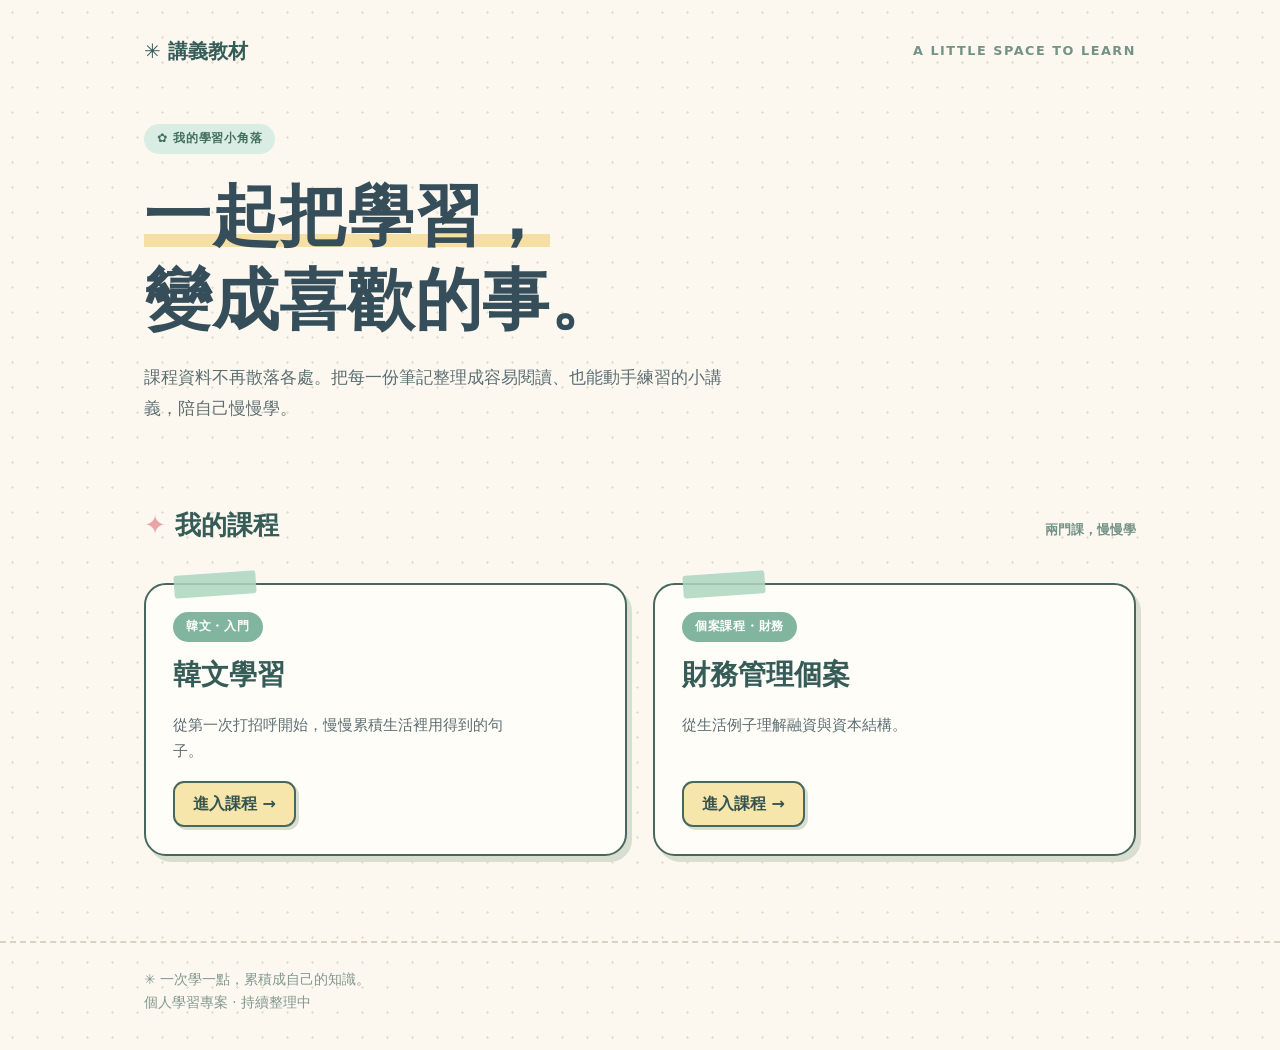
<file: index.html>
<!doctype html><html lang="zh-Hant"><head><meta charset="utf-8"><meta name="viewport" content="width=device-width,initial-scale=1"><title>講義教材</title><link rel="stylesheet" href="assets/style.css"></head><body><header><nav class="wrap"><a href="./index.html">✳ 講義教材</a><span class="small">A LITTLE SPACE TO LEARN</span></nav></header><main class="wrap"><div class="hero"><div class="eyebrow">✿  我的學習小角落</div><h1>一起把學習，<br>變成喜歡的事。</h1><p class="lead">課程資料不再散落各處。把每一份筆記整理成容易閱讀、也能動手練習的小講義，陪自己慢慢學。</p></div><section class="section"><div class="section-head"><h2>我的課程</h2><span class="small">兩門課，慢慢學</span></div><div class="grid"><article class="card course"><span class="eyebrow">韓文・入門</span><h2>韓文學習</h2><p>從第一次打招呼開始，慢慢累積生活裡用得到的句子。</p><a href="courses/korean/index.html">進入課程 →</a></article><article class="card course"><span class="eyebrow">個案課程・財務</span><h2>財務管理個案</h2><p>從生活例子理解融資與資本結構。</p><a href="courses/finance/index.html">進入課程 →</a></article></div></section></main><footer><div class="wrap">✳ 一次學一點，累積成自己的知識。<br>個人學習專案 · 持續整理中</div></footer></body></html>
</file>
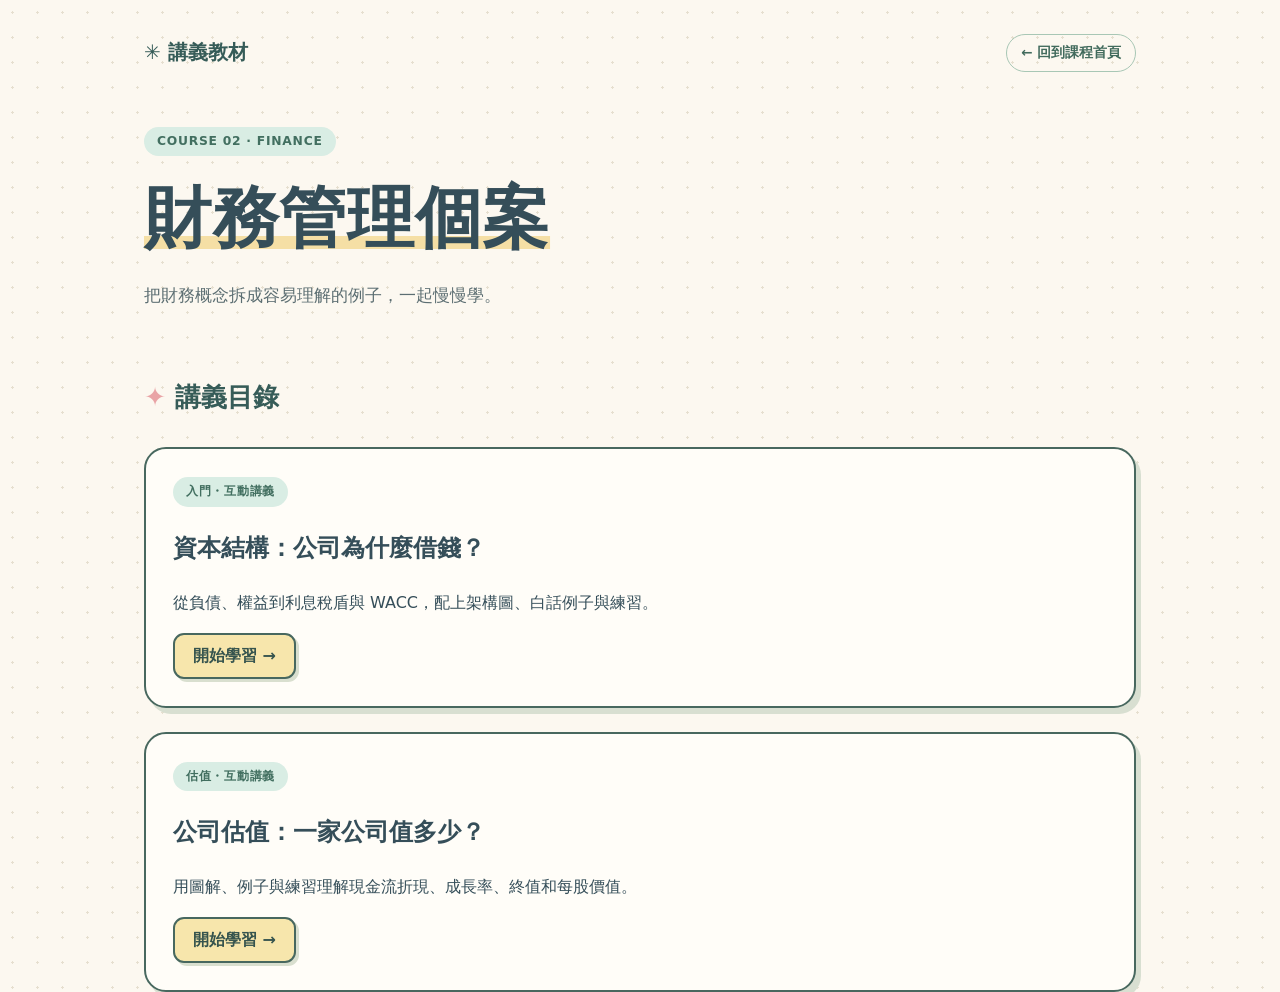
<file: courses/finance/index.html>
<!doctype html><html lang="zh-Hant"><head><meta charset="utf-8"><meta name="viewport" content="width=device-width,initial-scale=1"><title>財務管理個案｜講義教材</title><link rel="stylesheet" href="../../assets/style.css"></head><body><header><nav class="wrap"><a href="../../index.html">✳ 講義教材</a><a class="back-home" href="../../index.html">← 回到課程首頁</a></nav></header><main class="wrap"><div class="hero"><span class="eyebrow">COURSE 02 · FINANCE</span><h1>財務管理個案</h1><p class="lead">把財務概念拆成容易理解的例子，一起慢慢學。</p></div><div class="section-head"><h2>講義目錄</h2></div><article class="card"><span class="eyebrow">入門・互動講義</span><h2>資本結構：公司為什麼借錢？</h2><p>從負債、權益到利息稅盾與 WACC，配上架構圖、白話例子與練習。</p><a class="action" href="capital-structure/slides/index.html">開始學習 →</a></article><article class="card" style="margin-top:24px"><span class="eyebrow">估值・互動講義</span><h2>公司估值：一家公司值多少？</h2><p>用圖解、例子與練習理解現金流折現、成長率、終值和每股價值。</p><a class="action" href="valuation/index.html">開始學習 →</a></article></main></body></html>
</file>
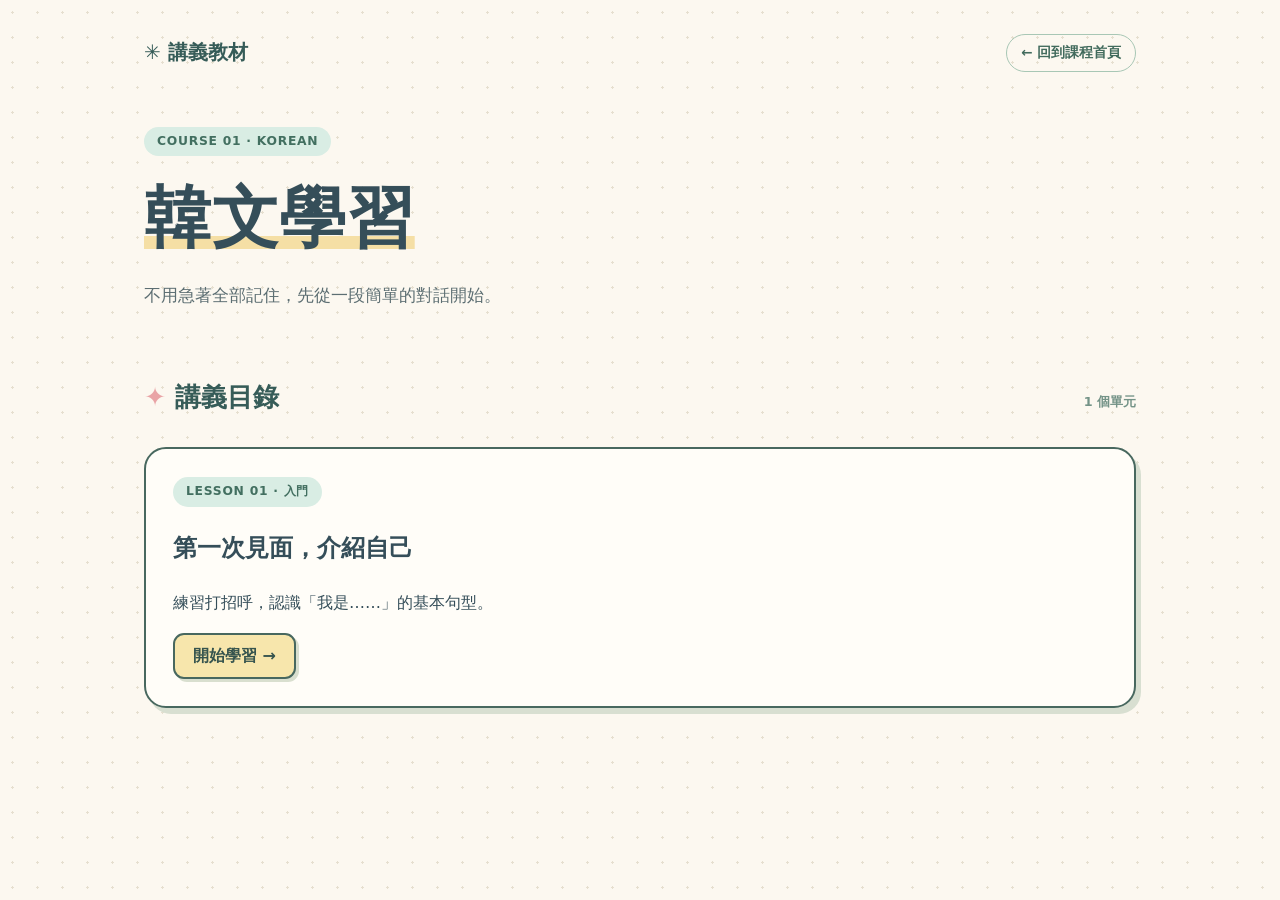
<file: courses/korean/index.html>
<!doctype html><html lang="zh-Hant"><head><meta charset="utf-8"><meta name="viewport" content="width=device-width,initial-scale=1"><title>韓文學習｜講義教材</title><link rel="stylesheet" href="../../assets/style.css"></head><body><header><nav class="wrap"><a href="../../index.html">✳ 講義教材</a><a class="back-home" href="../../index.html">← 回到課程首頁</a></nav></header><main class="wrap"><div class="hero"><div class="eyebrow">COURSE 01 · KOREAN</div><h1>韓文學習</h1><p class="lead">不用急著全部記住，先從一段簡單的對話開始。</p></div><div class="section-head"><h2>講義目錄</h2><span class="small">1 個單元</span></div><article class="card"><span class="eyebrow">LESSON 01 · 入門</span><h2>第一次見面，介紹自己</h2><p>練習打招呼，認識「我是……」的基本句型。</p><a class="action" href="introduction/index.html">開始學習 →</a></article></main></body></html>
</file>
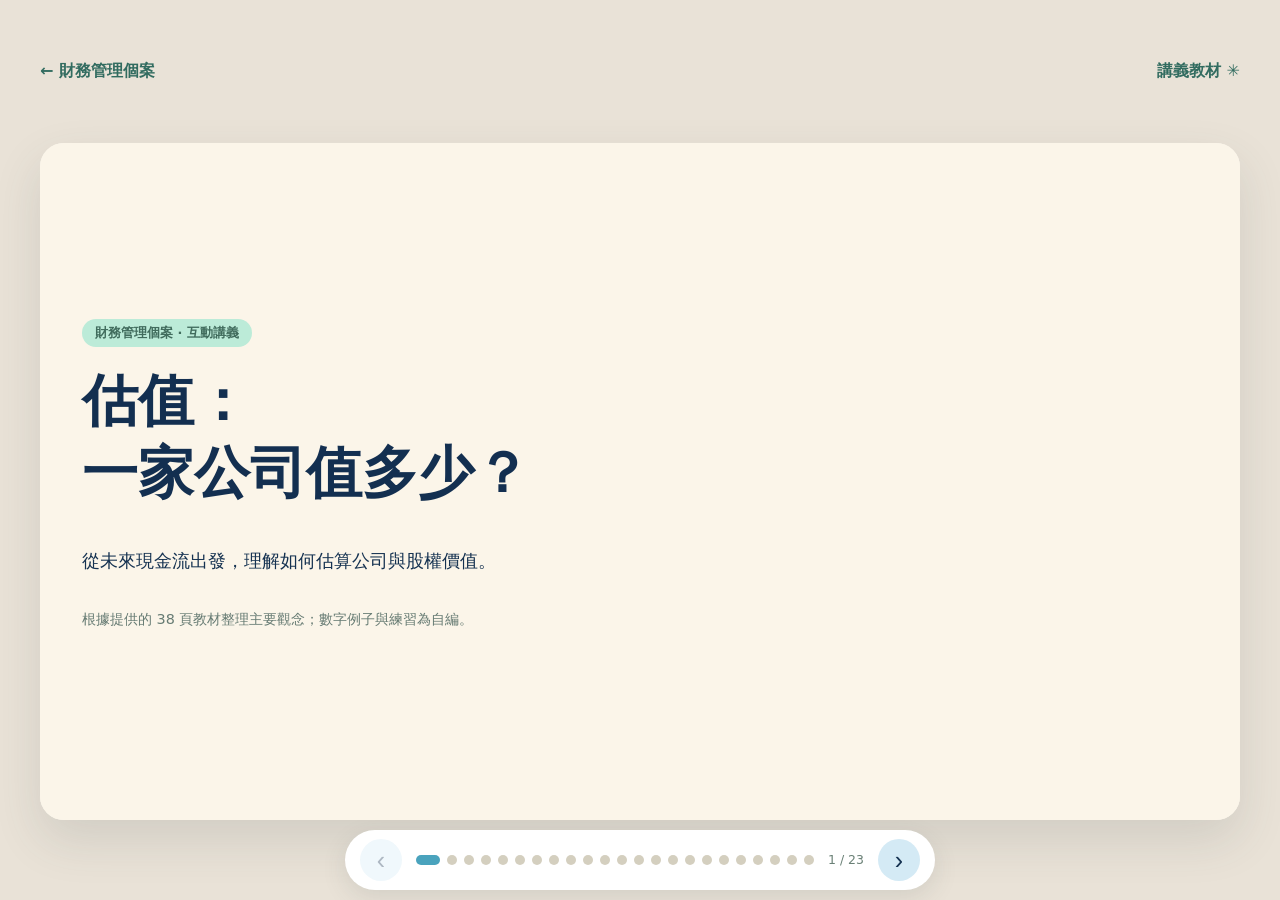
<file: courses/finance/valuation/index.html>
<!doctype html><html lang="zh-Hant"><head><meta charset="utf-8"><meta name="viewport" content="width=device-width,initial-scale=1"><title>公司估值｜講義教材</title><style>
:root{--ink:#344d56;--green:#4e7c6c;--pink:#f5d9cd;--yellow:#f9edc4;--paper:#fffdf8}*{box-sizing:border-box}html{scroll-behavior:smooth}body{margin:0;background:radial-gradient(circle,#e9e1d1 1px,transparent 1px) 0 0/24px 24px,#faf6ed;font:16px/1.8 system-ui,sans-serif;color:var(--ink)}a{color:#326c60}header,main,footer{max-width:1050px;margin:auto;padding:22px}header{display:flex;justify-content:space-between}header a{text-decoration:none;font-weight:800}h1,h2,h3{line-height:1.3}h1{font-size:clamp(2.4rem,6vw,4.2rem);margin:18px 0}h2{font-size:clamp(1.6rem,3vw,2.25rem);margin:10px 0 22px}.intro{padding:55px 0 45px;max-width:750px}.lead{font-size:1.15rem}.tag{display:inline-block;background:#dceee4;padding:4px 13px;border-radius:20px;color:#416c5d;font-size:.8rem;font-weight:800}.panel{background:var(--paper);border:2px solid #567369;border-radius:20px;padding:clamp(22px,4vw,38px);margin:25px 0 40px;box-shadow:5px 6px 0 #d9e0d3}.section-label{color:#739787;font-weight:800;font-size:.8rem;letter-spacing:.08em}.grid{display:grid;grid-template-columns:repeat(2,minmax(0,1fr));gap:16px}.box{padding:20px;border-radius:15px;background:#eaf3e7}.box.peach{background:#fbebdf}.box h3{margin:0 0 8px}.box p{margin:6px 0}.map-root{background:#527f70;color:white;text-align:center;border-radius:14px;padding:12px;font-weight:bold;max-width:300px;margin:auto}.map-grid{display:grid;grid-template-columns:repeat(3,1fr);gap:14px;margin-top:22px}.map-node{background:#f9f3e3;border:2px solid #d8ddc9;border-radius:14px;padding:16px}.map-node strong{display:block;color:#416f60}.formula{font-size:1.2rem;font-weight:800;background:#fff0cb;border-radius:14px;padding:18px;margin:18px 0}.hint{font-size:.9rem;color:#667b73}.source{font-size:.8rem;color:#74877e}.quiz{background:#f9f2e2;padding:20px;border-radius:15px;margin:15px 0}.option{display:block;width:100%;padding:11px 14px;text-align:left;background:white;border:1px solid #c8d8ca;border-radius:10px;margin:8px 0;font:inherit;cursor:pointer}.option:hover{background:#e6f1e6}.feedback{font-weight:700;color:#386d5e;min-height:1.8em}details{background:#eef4ea;border-radius:12px;padding:12px 16px;margin:12px 0}summary{cursor:pointer;font-weight:800}input[type=range]{width:100%;accent-color:#527e6d}.bar{display:flex;height:30px;overflow:hidden;border-radius:20px;background:#eac5ac}.bar span{display:block;background:#85b69a;width:40%}.values{display:flex;justify-content:space-between;font-weight:800}.toc{display:flex;gap:10px;flex-wrap:wrap}.toc a{border:1px solid #9cbcad;padding:5px 12px;border-radius:18px;text-decoration:none;font-size:.9rem}.table-wrap{overflow-x:auto}table{border-collapse:collapse;width:100%;min-width:450px}td,th{border-bottom:1px solid #dce5d8;text-align:left;padding:9px}button:focus-visible,a:focus-visible,input:focus-visible,summary:focus-visible{outline:3px solid #b0763a;outline-offset:3px}@media(max-width:650px){.grid,.map-grid{grid-template-columns:1fr}.intro{padding-top:25px}.panel{padding:22px}header,main,footer{padding-left:18px;padding-right:18px}}
.diagram-wrap{overflow-x:auto}.diagram-wrap svg{display:block;width:100%;min-width:700px;height:auto}.horizontal-guide{font-size:.9rem;color:#5b766b;font-weight:700}.track{display:flex;gap:24px;overflow-x:auto;scroll-snap-type:x proximity;align-items:flex-start;padding:10px 24px 35px;overscroll-behavior-inline:contain;scrollbar-color:#84aa98 #e2e8dc}.track>.intro,.track>.panel{flex:0 0 min(86vw,900px);scroll-snap-align:start;margin:0;min-height:calc(100vh - 140px)}.track>.intro{padding:70px 35px}.panel{height:auto}.horizontal-nav{display:flex;align-items:center;gap:12px;max-width:1050px;margin:auto;padding:0 22px 12px}.horizontal-nav button{background:#f7e6ac;border:2px solid #567369;border-radius:10px;padding:7px 16px;color:var(--ink);font:inherit;font-weight:800;cursor:pointer}.horizontal-nav span{font-size:.85rem;color:#657a71}@media(max-width:650px){.track{gap:14px;padding:8px 18px 28px}.track>.intro,.track>.panel{flex-basis:90vw;min-height:0}.track>.intro{padding:40px 8px}.map-grid{grid-template-columns:1fr}}
.horizontal-nav{position:fixed;z-index:10;bottom:18px;left:50%;transform:translateX(-50%);width:max-content;max-width:calc(100vw - 32px);padding:8px 12px;background:rgba(255,253,248,.97);border:1px solid #c5d6c9;border-radius:18px;box-shadow:0 5px 20px #344d5622}.horizontal-nav button{min-width:52px}.horizontal-nav span{white-space:nowrap}.track{padding-bottom:105px}@media(max-width:650px){.horizontal-nav span{font-size:.75rem;white-space:normal;line-height:1.3}.horizontal-nav{bottom:10px}.track{padding-bottom:100px}}

/* A centered presentation canvas with navigation below */
body{background:#e9e1d5}header{max-width:min(1200px,94vw);padding:14px 0}main.track{width:min(1200px,94vw);height:min(67.5vw,calc(100dvh - 160px));min-height:430px;max-width:none;margin:0 auto;display:flex;gap:0;padding:0;border-radius:24px;overflow-x:auto;overflow-y:hidden;scroll-snap-type:x mandatory;box-shadow:0 20px 48px #42504c24;scrollbar-width:none;align-items:stretch;background:#fcf8f0}main.track::-webkit-scrollbar{display:none}main.track>.intro,main.track>.panel{position:relative;flex:0 0 100%;width:100%;height:100%;min-height:0;max-width:none;overflow-y:auto;scroll-snap-align:start;scroll-snap-stop:always;margin:0;padding:clamp(28px,5vw,64px);border:0;border-radius:0;box-shadow:none;background:radial-gradient(circle,#e9e1d1 1px,transparent 1.2px) 0 0/26px 26px,#fffaf1}main.track>.intro{display:flex;flex-direction:column;justify-content:center}main.track>.intro h1{max-width:790px}main.track>.intro .tag{align-self:flex-start}main.track>.panel h2{margin-top:12px}.deck-nav{display:flex;align-items:center;justify-content:center;gap:14px;background:#fff;border-radius:50px;padding:9px 15px;width:max-content;max-width:94vw;margin:14px auto;box-shadow:0 8px 25px #42504c20}.deck-nav>button{width:42px;height:42px;border:0;border-radius:50%;background:#dcefe6;color:#365d52;font-size:25px;cursor:pointer}.deck-nav>button:disabled{opacity:.35;cursor:default}.deck-dots{display:flex;align-items:center;gap:7px}.deck-dot{width:10px;height:10px;padding:0;border:0;border-radius:10px;background:#d4cfbf;cursor:pointer}.deck-dot.active{background:#78aa91;width:24px}#deck-count{font-size:.78rem;color:#6a8076;white-space:nowrap}footer{padding:6px 0 22px;max-width:min(1200px,94vw);font-size:.85rem}.diagram-wrap svg{min-width:620px}@media(max-width:650px){header{padding:12px 0;font-size:.85rem}main.track{height:calc(100dvh - 155px);min-height:360px}main.track>.intro,main.track>.panel{padding:26px 22px}.deck-nav{gap:8px;margin:10px auto}.deck-dots{gap:5px}.deck-dot{width:8px;height:8px}.deck-dot.active{width:16px}.deck-nav>button{width:36px;height:36px}.diagram-wrap svg{min-width:600px}footer{padding-bottom:10px}}

/* Fixed presentation frame: scale content to the viewport; no vertical canvas scrolling. */
main.track{height:min(52.875vw,calc(100dvh - 150px));min-height:0;aspect-ratio:16/9}main.track>.intro,main.track>.panel{overflow:hidden;padding:clamp(20px,3.3vw,42px);font-size:clamp(12px,1.28vw,16px);line-height:1.55}main.track>.intro h1{font-size:clamp(2rem,4.5vw,3.5rem)}main.track>.panel h2{font-size:clamp(1.3rem,2.5vw,2rem);margin:8px 0 14px}.panel p{margin:8px 0}.box{padding:clamp(10px,1.6vw,20px)}.quiz{margin:8px 0;padding:clamp(10px,1.4vw,18px)}.option{margin:5px 0;padding:7px 12px}.diagram-wrap svg{min-width:0;width:100%;max-height:48vh}.formula{margin:10px 0;padding:10px 16px}.source{margin-top:8px}.practice-page .quiz{max-width:850px}.deck-dots{flex-wrap:wrap;justify-content:center}@media(max-width:650px){main.track{width:94vw;height:calc(100dvh - 155px);aspect-ratio:auto;min-height:0}main.track>.intro,main.track>.panel{font-size:clamp(11px,3vw,14px);padding:18px;line-height:1.4}.grid{grid-template-columns:repeat(2,minmax(0,1fr));gap:8px}.box{padding:10px}.box h3{font-size:1em}.diagram-wrap svg{min-width:0}.formula{font-size:1em}.option{padding:6px 8px}}

/* iPAS-inspired illustrated study cards */
body{color:#153251;background:#e9e2d7}main.track>.intro,main.track>.panel{background:#fbf5e9;color:#153251}main.track>.intro{position:relative;align-items:flex-start;padding-right:36%}main.track>.intro h1{color:#132f50}.hero-art{position:absolute;width:29%;right:5%;bottom:12%;height:auto}.section-label{display:inline-block;background:#153251;color:#d0eee4;padding:5px 14px;border-radius:8px;letter-spacing:.04em}.panel h2{color:#153251}.box{border:2px solid #173754;background:#e4f5ec}.box.peach{background:#e5f3fb}.box h3{background:#bcebd8;padding:6px 11px;border-radius:8px}.box.peach h3{background:#cfeafa}.formula{background:#ffe8a2;border:2px solid #173754;color:#153251}.quiz{border:2px solid #173754;background:#fff2cf}.option{border:1.5px solid #173754;color:#153251}.option:hover{background:#d6f0e3}.feedback{color:#087665}.map-root{background:#153251}.note,.tag{background:#bcebd8}.balance-art{float:right;width:min(23%,180px);height:auto;margin:0 0 5px 18px}.panel:has(.balance-art) .grid{clear:both}.panel:has(.balance-art) .balance-art{max-height:85px;width:auto}.source{color:#4c6575}.deck-nav>button{background:#d4eaf5;color:#153251}.deck-dot.active{background:#4aa3bd}@media(max-width:650px){main.track>.intro{padding-right:32%}.hero-art{width:32%;right:2%;bottom:15%}.balance-art{width:20%}}

/* Lock the entire presentation to the viewport. */
html,body{width:100%;height:100%;margin:0;overflow:hidden;overscroll-behavior:none}body{height:100dvh;display:flex;flex-direction:column;align-items:center}header{flex:0 0 auto;width:min(1200px,94vw)}main.track{flex:0 1 auto;min-height:0;max-height:calc(100dvh - 150px);width:min(1200px,94vw);overscroll-behavior:contain}main.track>.intro,main.track>.panel{overflow:hidden;overscroll-behavior:contain}.deck-nav{flex:0 0 auto;margin:10px auto}footer{flex:0 0 auto;width:min(1200px,94vw);margin:0 auto;padding:0 0 6px}.diagram-wrap{overflow:hidden}@media(max-width:650px){header{flex-shrink:0}main.track{height:calc(100dvh - 130px);max-height:calc(100dvh - 130px)}.deck-nav{margin:6px auto}footer{padding:0;font-size:.75rem}}

/* Review-card teaching structure */
.keyline{background:#bcebd8;color:#153251;border-radius:10px;padding:9px 16px;font-weight:800;margin:8px 0 12px}.decision,.mistake{border:2px solid #173754;border-radius:11px;padding:8px 14px;margin:8px 0;background:#e4f5ec}.mistake{background:#fff0c9}.study-card .grid .box p{margin:3px 0}.study-card .source{margin-top:5px}@media(max-width:650px){.study-card .keyline,.study-card .decision,.study-card .mistake{padding:6px 9px;margin:5px 0}.study-card .box h3{padding:4px 6px}}

/* Reserve space for the explanation on every question card. */
main.track>.practice-page{display:flex;flex-direction:column;align-items:stretch;gap:0;padding:clamp(16px,2.6vw,32px) clamp(22px,4vw,50px)}.practice-page>.section-label{align-self:flex-start}.practice-page>h2{margin:7px 0!important}.practice-page>p{margin:0 0 8px;font-size:.9em}.practice-page .quiz{width:100%;max-width:none;min-height:0;margin:0;padding:clamp(10px,1.3vw,16px);display:flex;flex-direction:column;gap:5px}.practice-page .quiz>b{display:block;line-height:1.35;margin-bottom:2px}.practice-page .option{margin:0;padding:6px 12px;line-height:1.3}.practice-page .feedback{margin:3px 0 0;padding:6px 10px;min-height:0;line-height:1.4;font-size:.9em}.practice-page .feedback:empty{display:none}.practice-page .feedback:not(:empty){background:#d9f0e4;border-radius:8px}.practice-page .option.correct{background:#d7efe0;border-color:#438a64}.practice-page .option.incorrect{background:#fae4df;border-color:#b7796c}@media(max-height:600px){main.track>.practice-page{padding:12px 22px;font-size:12px}.practice-page>h2{font-size:1.2rem!important;margin:3px 0!important}.practice-page>p{margin:0 0 4px}.practice-page .quiz{padding:7px;gap:3px}.practice-page .option{padding:4px 8px}.practice-page .feedback{padding:4px 7px;line-height:1.25}}
main.track>.intro,main.track>.panel{min-width:100%;max-width:100%;box-sizing:border-box}

.theory-extra{margin-top:clamp(12px,2vw,24px)}.theory-notes{display:grid;gap:8px}.theory-notes p{margin:0;padding:8px 13px;border-left:5px solid #a6d6c1;border-radius:8px;background:#eaf5ed;line-height:1.4}.theory-notes p:nth-child(2){border-color:#9bcfe5;background:#eaf5fa}.theory-notes p:nth-child(3){border-color:#f1ce70;background:#fff1cf}@media(max-height:650px){.theory-extra{margin-top:7px}.theory-notes{gap:4px}.theory-notes p{padding:4px 8px;line-height:1.25}}

.theory-columns{display:grid;grid-template-columns:1fr 1fr;gap:16px}.visual-card{background:#e4f5ec;border:2px solid #173754;border-radius:16px;padding:16px}.visual-card.alt{background:#e5f3fb}.visual-card h3{background:#bcebd8;margin:0 0 14px;padding:7px 12px;border-radius:8px}.visual-card.alt h3{background:#cfeafa}.visual-flow{display:flex;align-items:center;justify-content:space-between;gap:4px;text-align:center}.visual-flow span{background:#fffdf8;border:1.5px solid #86aa9e;border-radius:12px;padding:10px 5px;flex:1;font-weight:800;line-height:1.3}.visual-flow small{display:block;font-size:.72em;font-weight:400;margin-top:5px}.visual-flow>b{color:#528a78}.visual-flow em{display:block;color:#21856c;font-style:normal;font-size:1.25em}.visual-tip{font-size:.88em;margin:12px 0 0!important}.visual-warning{background:#fff0c9;border-left:5px solid #e7bd54;border-radius:9px;padding:10px 14px;margin:14px 0 5px}@media(max-height:650px){.visual-card{padding:8px}.visual-card h3{margin-bottom:6px;padding:4px}.visual-flow span{padding:5px 2px}.visual-tip{margin-top:5px!important}.visual-warning{margin:6px 0;padding:5px 8px}}@media(max-width:650px){.theory-columns{gap:7px}.visual-card{padding:7px}.visual-card h3{font-size:.95em}.visual-flow{gap:1px}.visual-flow span{padding:4px 2px;font-size:.8em}.visual-flow small{font-size:.85em}.visual-warning{font-size:.85em;padding:6px}}

/* Shared visual system across lesson pages */
main.track>.panel{background:#fbf5e9;color:#153251;padding:clamp(22px,3.3vw,42px);font-size:clamp(12px,1.28vw,16px);line-height:1.5}
main.track>.panel .section-label{display:inline-block;background:#153251;color:#d0eee4;border-radius:9px;padding:5px 14px;font-size:.8em;font-weight:800;letter-spacing:.04em}
main.track>.panel h2{color:#153251;font-size:clamp(1.35rem,2.5vw,2rem);margin:10px 0 16px}
main.track>.panel .box,main.track>.panel .visual-card{border:2px solid #173754;border-radius:15px;background:#e4f5ec;padding:clamp(10px,1.5vw,18px)}
main.track>.panel .box.peach,main.track>.panel .visual-card.alt{background:#e5f3fb}
main.track>.panel .box h3,main.track>.panel .visual-card h3{color:#153251;background:#bcebd8;border-radius:8px;padding:6px 10px;margin:0 0 8px;font-size:1.05em}
main.track>.panel .box.peach h3,main.track>.panel .visual-card.alt h3{background:#cfeafa}
main.track>.panel .formula,main.track>.panel .mistake,main.track>.panel .visual-warning{border:2px solid #173754;border-radius:10px;background:#fff0c9;padding:8px 14px;color:#153251}
main.track>.panel .decision,main.track>.panel .keyline{border-radius:10px;background:#bcebd8;color:#153251;padding:8px 14px}
main.track>.panel .source{color:#4c6575;font-size:.78em;margin-top:10px}
main.track>.practice-page{gap:0}main.track>.practice-page .quiz{background:#fff4d8;border:2px solid #173754;border-radius:15px;padding:clamp(10px,1.3vw,16px)}
@media(max-height:650px){main.track>.panel{padding:14px 24px;font-size:12px;line-height:1.35}main.track>.panel h2{margin:5px 0 8px}main.track>.panel .box,main.track>.panel .visual-card{padding:8px}main.track>.panel .box h3,main.track>.panel .visual-card h3{padding:4px 7px;margin-bottom:4px}main.track>.panel .formula,main.track>.panel .mistake,main.track>.panel .visual-warning,main.track>.panel .decision,main.track>.panel .keyline{padding:5px 8px}}


.calc-flow{display:grid;grid-template-columns:repeat(3,1fr);gap:10px;margin:16px 0}.calc-flow>div{background:#e4f5ec;border:2px solid #173754;border-radius:14px;padding:14px;line-height:1.5}.calc-flow>div:nth-child(2){background:#e5f3fb}.calc-flow>div:nth-child(3){background:#fff0c9}.enrich .grid{gap:10px}.enrich .box p{margin:4px 0}@media(max-height:650px){.calc-flow{margin:6px 0;gap:5px}.calc-flow>div{padding:6px;line-height:1.3}}@media(max-width:650px){.calc-flow{gap:4px}.calc-flow>div{padding:7px;font-size:.85em}}
#map .diagram-wrap svg{max-height:35vh}#funding .formula{margin:6px 0;padding:7px 12px}#funding .box{padding:10px 14px}

.valuation-card .decision{margin-top:15px}.valuation-card .box{min-height:130px}.valuation-card .source{margin-top:14px}.deck-dots{max-width:min(65vw,520px);overflow-x:auto;flex-wrap:nowrap}.deck-dot{flex:0 0 10px}.deck-dot.active{flex-basis:24px}@media(max-height:650px){.valuation-card .box{min-height:0}.valuation-card .decision{margin-top:5px}.valuation-card .source{margin-top:5px}}
</style></head><body><header><a href="../index.html">← 財務管理個案</a><a href="../../../index.html">講義教材 ✳</a></header><main class="track" id="track"><div class="intro"><span class="tag">財務管理個案 · 互動講義</span><h1>估值：<br>一家公司值多少？</h1><p class="lead">從未來現金流出發，理解如何估算公司與股權價值。</p><p class="hint">根據提供的 38 頁教材整理主要觀念；數字例子與練習為自編。</p></div><section class="panel"><span class="section-label">學習目標</span><h2>學完後，你能做到什麼？</h2><div class="grid"><div class="box"><h3>① 看懂估值路線</h3><p>區分內含價值、相對估值與選擇權觀點。</p></div><div class="box peach"><h3>② 配對現金流與折現率</h3><p>知道 FCFF 用 WACC、FCFE 用權益成本。</p></div><div class="box peach"><h3>③ 逐步計算價值</h3><p>理解成長、終值、折現與股權價值之間的關係。</p></div><div class="box"><h3>④ 檢查假設</h3><p>辨識成長率、折現率與淨負債的影響。</p></div></div><p class="source">依原教材 PDF 第 3–6、12、24、29 頁整理。</p></section><section class="panel"><span class="section-label">學習地圖</span><h2>估值怎麼走？</h2><div class="diagram-wrap"><svg viewBox="0 0 920 300" role="img" aria-labelledby="map-title map-desc" xmlns="http://www.w3.org/2000/svg"><title id="map-title">估值學習架構圖</title><desc id="map-desc">先決定估值方法；以現金流折現為例，依序預估現金流、折現率、成長及終值，最後轉成股權與每股價值。</desc><g fill="none" stroke="#85a99a" stroke-width="4"><path d="M160 145H235 M385 145H460 M610 145H685"/></g><g fill="#e4f5ec" stroke="#173754" stroke-width="3"><rect x="10" y="90" width="150" height="110" rx="18"/><rect x="235" y="90" width="150" height="110" rx="18"/><rect x="460" y="90" width="150" height="110" rx="18"/><rect x="685" y="90" width="220" height="110" rx="18"/></g><g text-anchor="middle" fill="#153251" font-size="19" font-weight="700"><text x="85" y="130">估現金流</text><text x="85" y="165">FCFF / FCFE</text><text x="310" y="130">選折現率</text><text x="310" y="165">WACC / 權益成本</text><text x="535" y="130">成長與終值</text><text x="535" y="165">明確期＋之後</text><text x="795" y="130">轉成股權價值</text><text x="795" y="165">再算每股價值</text></g></svg></div><p class="source">原教材 PDF 第 3–6、12、24、29 頁。</p></section><section class="panel valuation-card"><span class="section-label">01 · WHY</span><h2>價格與價值是同一回事嗎？</h2><div class="keyline">估值是根據假設估算價值；市場價格則是當下交易的價格。</div><div class="grid"><div class="box"><h3>白話說給你聽</h3><p>同一間公司，未來能產生多少現金、成長多快、風險多大，都會影響估值。</p></div><div class="box peach"><h3>例子</h3><p>兩位投資人對未來現金流或風險的看法不同，即使看同一家公司，也可能算出不同價值。</p></div></div><div class="decision">重點：估值不是精確預言；先看假設再看結果。</div><p class="source">原教材 PDF 第 3–4 頁；例子及說明為自行整理。</p></section><section class="panel valuation-card"><span class="section-label">02 · METHODS</span><h2>估值有三條路</h2><div class="keyline">先問：要從公司本身出發，還是與其他公司相比？</div><div class="grid"><div class="box"><h3>內含與相對估值</h3><p>內含價值：估計現金流、成長與風險；相對估值：參考可比較公司的價格倍數。</p></div><div class="box peach"><h3>選擇權觀點</h3><p>當資產收益取決於未來某個事件，可用選擇權概念評估；它不是一般 DCF 的替代口訣。</p></div></div><div class="decision">這份講義以現金流量折現為主，另外兩種方法只介紹概念。</div><p class="source">原教材 PDF 第 3 頁；例子及說明為自行整理。</p></section><section class="panel valuation-card"><span class="section-label">03 · DCF</span><h2>為什麼未來的錢要折現？</h2><div class="keyline">DCF：把不同時間收到的現金流，換算成今天的價值後加總。</div><div class="grid"><div class="box"><h3>白話說給你聽</h3><p>因為資金有時間價值與風險，明年拿到的錢不能直接當成今天同樣金額。</p></div><div class="box peach"><h3>自編例子</h3><p>假設一年後拿到 110 元、折現率 10%：今天的現值＝110 ÷ 1.10＝100 元。</p></div></div><div class="decision">先標時間點，再選與現金流風險一致的折現率。</div><p class="source">原教材 PDF 第 4、12 頁；例子及說明為自行整理。</p></section><section class="panel"><span class="section-label">動手試 · 折現</span><h2>折現率變了，現值怎麼變？</h2><div class="keyline">一年後現金流固定為 110 元，只改變折現率。</div><p>拖動滑桿，觀察同一筆未來現金的今日價值。</p><label for="rate">折現率：<strong id="rate-value">10%</strong></label><input id="rate" type="range" min="0" max="25" value="10" step="1"><div class="formula">現值 ＝ 110 ÷（1 ＋ 折現率）＝ <span id="pv">100.00</span> 元</div><p>在現金流與時間固定下，折現率越高，現值越低。這是單期示範，並非任何公司的真實估值。</p><p class="source">對照原教材 PDF 第 4、12 頁；互動數字為自編。</p></section><section class="panel valuation-card"><span class="section-label">04 · MATCH</span><h2>先配對：誰的現金流？</h2><div class="keyline">現金流給誰，就用該對象的必要報酬率折現。</div><div class="grid"><div class="box"><h3>股東路線</h3><p>FCFE 是可供股東的自由現金流；使用權益成本折現，得到股權價值。</p></div><div class="box peach"><h3>公司路線</h3><p>FCFF 是可供所有資金提供者的自由現金流；使用 WACC 折現，得到營運資產價值。</p></div></div><div class="decision">常見誤區：FCFF 配權益成本、或 FCFE 配 WACC，會混淆風險與對象。</div><p class="source">原教材 PDF 第 5–6、12 頁；例子及說明為自行整理。</p></section><section class="panel valuation-card"><span class="section-label">05 · CASH FLOW</span><h2>FCFF：營運留下多少現金？</h2><div class="keyline">FCFF＝EBIT ×（1－稅率）＋折舊攤銷－資本支出－營運資金增加。</div><div class="grid"><div class="box"><h3>逐步算一遍</h3><p>自編：EBIT 100、稅率 20%、折舊 10、資本支出 20、營運資金增加 5。</p></div><div class="box peach"><h3>結果代表什麼？</h3><p>稅後營業利益 80；FCFF＝80＋10－20－5＝65。這是債務支付前可供資金提供者的現金流。</p></div></div><div class="decision">稅率、再投資和營運資金的定義須與估值假設一致。</div><p class="source">原教材 PDF 第 6、11 頁；例子及說明為自行整理。</p></section><section class="panel valuation-card"><span class="section-label">05 · CASH FLOW</span><h2>原教材案例：先核對再使用</h2><div class="keyline">Disney 範例的列示金額與部分計算結果不一致，不宜直接照抄。</div><div class="grid"><div class="box"><h3>教材寫的金額</h3><p>PDF 第 11 頁列資本支出 5,239、折舊 2,192、營運資金增加 103；同頁列稅後營業利益約 6,920。</p></div><div class="box peach"><h3>需要核實之處</h3><p>5,239－2,192＝3,047，但原頁將淨資本支出寫成 3,629；後續 FCFF 3,188 也沿用該數字。</p></div></div><div class="decision">可能有教材未交代的調整；在釐清前，不把差額視為已證實的修正。</div><p class="source">原教材 PDF 第 11 頁；例子及說明為自行整理。</p></section><section class="panel valuation-card"><span class="section-label">05 · CASH FLOW</span><h2>FCFE：股東可取得多少現金？</h2><div class="keyline">FCFE 是滿足營運、再投資與債務相關現金流後，留給股東的現金流。</div><div class="grid"><div class="box"><h3>簡化關係式</h3><p>FCFE＝淨利＋折舊攤銷－資本支出－營運資金增加＋淨借款。淨借款＝新借款－償還本金。</p></div><div class="box peach"><h3>自編例子</h3><p>淨利 80＋折舊 10－資本支出 20－營運資金增加 5＋淨借款 5＝65。</p></div></div><div class="decision">FCFE 和 FCFF 的出發點不同，不可把還債或利息重複扣兩次。</div><p class="source">原教材 PDF 第 5、7、10 頁；例子及說明為自行整理。</p></section><section class="panel valuation-card"><span class="section-label">06 · RATE</span><h2>折現率不是隨便挑的</h2><div class="keyline">折現率反映資金提供者要求的報酬，必須與現金流風險及對象一致。</div><div class="grid"><div class="box"><h3>權益成本</h3><p>股東承擔剩餘風險，股東現金流（FCFE 或股利）用權益成本折現。</p></div><div class="box peach"><h3>WACC</h3><p>以市場價值比重加權各資金成本；公司自由現金流 FCFF 對應 WACC。</p></div></div><div class="decision">幣別、名目或實質口徑也要一致；不同年份的風險與成本可能改變。</div><p class="source">原教材 PDF 第 12–15 頁；例子及說明為自行整理。</p></section><section class="panel valuation-card"><span class="section-label">07 · GROWTH</span><h2>成長從哪裡來？</h2><div class="keyline">持續成長通常需要再投資；不能只提高成長率、卻忽略所需投入。</div><div class="grid"><div class="box"><h3>穩定條件下</h3><p>營業利益成長率可由再投資率 × 投入資本報酬率（ROC）估算。</p></div><div class="box peach"><h3>自編例子</h3><p>再投資率 40%、ROC 15%：預期成長率＝40% × 15%＝6%。這依賴報酬率與再投資假設持續成立。</p></div></div><div class="decision">公司處於轉型、利潤率改變時，可能需另外預測營收、利潤率與再投資。</div><p class="source">原教材 PDF 第 16、21–23 頁；例子及說明為自行整理。</p></section><section class="panel valuation-card"><span class="section-label">08 · TERMINAL</span><h2>終值：預測期之後怎麼辦？</h2><div class="keyline">終值把明確預測期後的現金流，用一個期末價值表示。</div><div class="grid"><div class="box"><h3>穩定成長模型</h3><p>終值（第 N 年末）＝第 N＋1 年現金流 ÷（折現率 r－穩定成長率 g）。須假設 r＞g。</p></div><div class="box peach"><h3>自編例子</h3><p>第 6 年 FCFF＝105、WACC＝10%、g＝3%：第 5 年末終值＝105 ÷ 0.07＝1,500。</p></div></div><div class="decision">1,500 是第 5 年末的價值，還要再折現 5 年才是今天的價值。</div><p class="source">原教材 PDF 第 24–25 頁；例子及說明為自行整理。</p></section><section class="panel valuation-card"><span class="section-label">08 · TERMINAL</span><h2>高成長不能無限延續</h2><div class="keyline">先預估較高成長期，再假設成長逐漸或一次降到穩定水準。</div><div class="grid"><div class="box"><h3>教材提出的路徑</h3><p>公司可能已進入穩定期，也可能經過高成長與過渡期，再進入穩定成長。</p></div><div class="box peach"><h3>判斷依據</h3><p>公司規模、市場空間與競爭優勢，都可能影響高成長能持續多久。</p></div></div><div class="decision">穩定成長率要合理，並與幣別、經濟條件及折現率假設一致。</div><p class="source">原教材 PDF 第 24–26、28 頁；例子及說明為自行整理。</p></section><section class="panel valuation-card"><span class="section-label">09 · EQUITY</span><h2>公司價值怎麼變成每股價值？</h2><div class="keyline">FCFF 折現通常先得到營運資產價值，不等於每股股價。</div><div class="grid"><div class="box"><h3>分三步</h3><p>營運資產價值＋非營運資產（如多餘現金）－債務與其他相關請求權＝股權價值。</p></div><div class="box peach"><h3>自編例子</h3><p>營運價值 1,000＋多餘現金 100－債務 300＝股權價值 800；若 100 股，則每股 8。</p></div></div><div class="decision">實務還須視情況處理交叉持股、少數權益及員工選擇權等；避免重複計入現金。</div><p class="source">原教材 PDF 第 29 頁；例子及說明為自行整理。</p></section><section class="panel valuation-card"><span class="section-label">10 · CASE</span><h2>如何讀懂教材中的歷史案例？</h2><div class="keyline">教材以 Tata Motors 的 FCFE 與 Disney 的 FCFF 示範不同路線。</div><div class="grid"><div class="box"><h3>Tata Motors</h3><p>教材以權益成本折現 FCFE，分別處理高成長期與穩定期，再換算每股價值。</p></div><div class="box peach"><h3>Disney</h3><p>教材使用 FCFF、WACC 與成長率，區分高成長、過渡與穩定階段。</p></div></div><div class="decision">教材案例為歷史時間點的假設，不能直接當成今日股價或投資建議。</div><p class="source">原教材 PDF 第 30–33 頁；例子及說明為自行整理。</p></section><section class="panel valuation-card"><span class="section-label">11 · CHECK</span><h2>估值前後，檢查哪些假設？</h2><div class="keyline">估值結果會隨現金流、成長、折現率與終值假設改變。</div><div class="grid"><div class="box"><h3>先看配對與範圍</h3><p>FCFF↔WACC；FCFE↔權益成本。確認名目／實質及幣別一致，避免重複加計現金。</p></div><div class="box peach"><h3>再看敏感度</h3><p>改變成長率與折現率，觀察估值如何變化；模型結果依賴假設，不是唯一正確價格。</p></div></div><div class="decision">本講義未完整重現原教材所有圖表及企業估值表；數據疑義處需回原教材確認。</div><p class="source">原教材 PDF 第 5–6、12、24、29 頁；例子及說明為自行整理。</p></section><section class="panel practice-page"><span class="section-label">練習 1 · 自編</span><h2>換你練習看看</h2><div class="quiz" data-answer="0" data-explain="110 ÷ 1.10＝100；折現是把未來金額換算為今天的價值。"><b>一年後收到 110 元，折現率 10%，今天的現值是多少？</b><button class="option" type="button">100 元</button><button class="option" type="button">110 元</button><button class="option" type="button">121 元</button><p class="feedback" role="status"></p></div><p class="source">對照原教材 PDF 第 4、12 頁。</p></section><section class="panel practice-page"><span class="section-label">練習 2 · 自編</span><h2>換你練習看看</h2><div class="quiz" data-answer="1" data-explain="FCFF 屬於所有資金提供者，因此搭配 WACC；FCFE 則搭配權益成本。"><b>估算公司自由現金流 FCFF，應搭配哪個折現率？</b><button class="option" type="button">權益成本</button><button class="option" type="button">加權平均資金成本 WACC</button><button class="option" type="button">股利成長率</button><p class="feedback" role="status"></p></div><p class="source">對照原教材 PDF 第 5–6、12 頁。</p></section><section class="panel practice-page"><span class="section-label">練習 3 · 自編</span><h2>換你練習看看</h2><div class="quiz" data-answer="0" data-explain="先算稅後 EBIT＝100×0.8＝80；再算 80＋10－20－5＝65。"><b>EBIT 100、稅率 20%、折舊 10、資本支出 20、營運資金增加 5，FCFF 為何？</b><button class="option" type="button">65</button><button class="option" type="button">75</button><button class="option" type="button">85</button><p class="feedback" role="status"></p></div><p class="source">對照原教材 PDF 第 6、11 頁。</p></section><section class="panel practice-page"><span class="section-label">練習 4 · 自編</span><h2>換你練習看看</h2><div class="quiz" data-answer="1" data-explain="終值＝105 ÷（0.10－0.03）＝1,500；這是第 5 年末數字，仍要折現回今天。"><b>第 6 年現金流 105、r＝10%、g＝3%，第 5 年末終值為何？</b><button class="option" type="button">1,050</button><button class="option" type="button">1,500</button><button class="option" type="button">105</button><p class="feedback" role="status"></p></div><p class="source">對照原教材 PDF 第 24 頁。</p></section><section class="panel practice-page"><span class="section-label">練習 5 · 自編</span><h2>換你練習看看</h2><div class="quiz" data-answer="0" data-explain="依假設：1,000＋100－300＝800；若有其他非營運資產或請求權，仍須另行調整。"><b>營運資產價值 1,000、多餘現金 100、債務 300，且無其他調整項，股權價值是多少？</b><button class="option" type="button">800</button><button class="option" type="button">1,000</button><button class="option" type="button">1,400</button><p class="feedback" role="status"></p></div><p class="source">對照原教材 PDF 第 29 頁。</p></section></main><nav class="deck-nav" aria-label="講義導覽"><button type="button" id="move-left" aria-label="上一個單元">‹</button><div class="deck-dots" id="deck-dots"></div><span id="deck-count" aria-live="polite"></span><button type="button" id="move-right" aria-label="下一個單元">›</button></nav><script>const track=document.querySelector('#track'),cards=[...track.children],dots=document.querySelector('#deck-dots'),count=document.querySelector('#deck-count');let current=0;cards.forEach((card,i)=>{const d=document.createElement('button');d.type='button';d.className='deck-dot';d.setAttribute('aria-label','前往第 '+(i+1)+' 個單元');d.addEventListener('click',()=>go(i));dots.append(d)});function render(){[...dots.children].forEach((d,i)=>{d.classList.toggle('active',i===current);if(i===current)d.setAttribute('aria-current','true');else d.removeAttribute('aria-current')});count.textContent=(current+1)+' / '+cards.length;document.querySelector('#move-left').disabled=current===0;document.querySelector('#move-right').disabled=current===cards.length-1}function go(i){current=Math.max(0,Math.min(cards.length-1,i));track.scrollTo({left:current*track.clientWidth,behavior:'instant'});render()}document.querySelector('#move-left').onclick=()=>go(current-1);document.querySelector('#move-right').onclick=()=>go(current+1);track.addEventListener('scroll',()=>{const n=Math.max(0,Math.min(cards.length-1,Math.round(track.scrollLeft/track.clientWidth)));if(n!==current){current=n;render()}},{passive:true});window.addEventListener('resize',()=>go(current));document.addEventListener('keydown',e=>{if(['INPUT','TEXTAREA','SELECT'].includes(document.activeElement.tagName)||document.activeElement.isContentEditable)return;if(e.key==='ArrowRight'){e.preventDefault();go(current+1)}if(e.key==='ArrowLeft'){e.preventDefault();go(current-1)}});const rate=document.querySelector('#rate');rate.addEventListener('input',()=>{document.querySelector('#rate-value').textContent=rate.value+'%';document.querySelector('#pv').textContent=(110/(1+Number(rate.value)/100)).toFixed(2)});document.querySelectorAll('.quiz').forEach(q=>q.querySelectorAll('button').forEach((b,i)=>b.addEventListener('click',()=>{const correct=i===Number(q.dataset.answer);q.querySelector('.feedback').textContent=(correct?'答對了！':'再看看推理步驟：')+' '+q.dataset.explain;q.querySelectorAll('button').forEach((x,j)=>{x.classList.toggle('correct',j===Number(q.dataset.answer));x.classList.toggle('incorrect',x===b&&!correct)})})));render();</script></body></html>
</file>
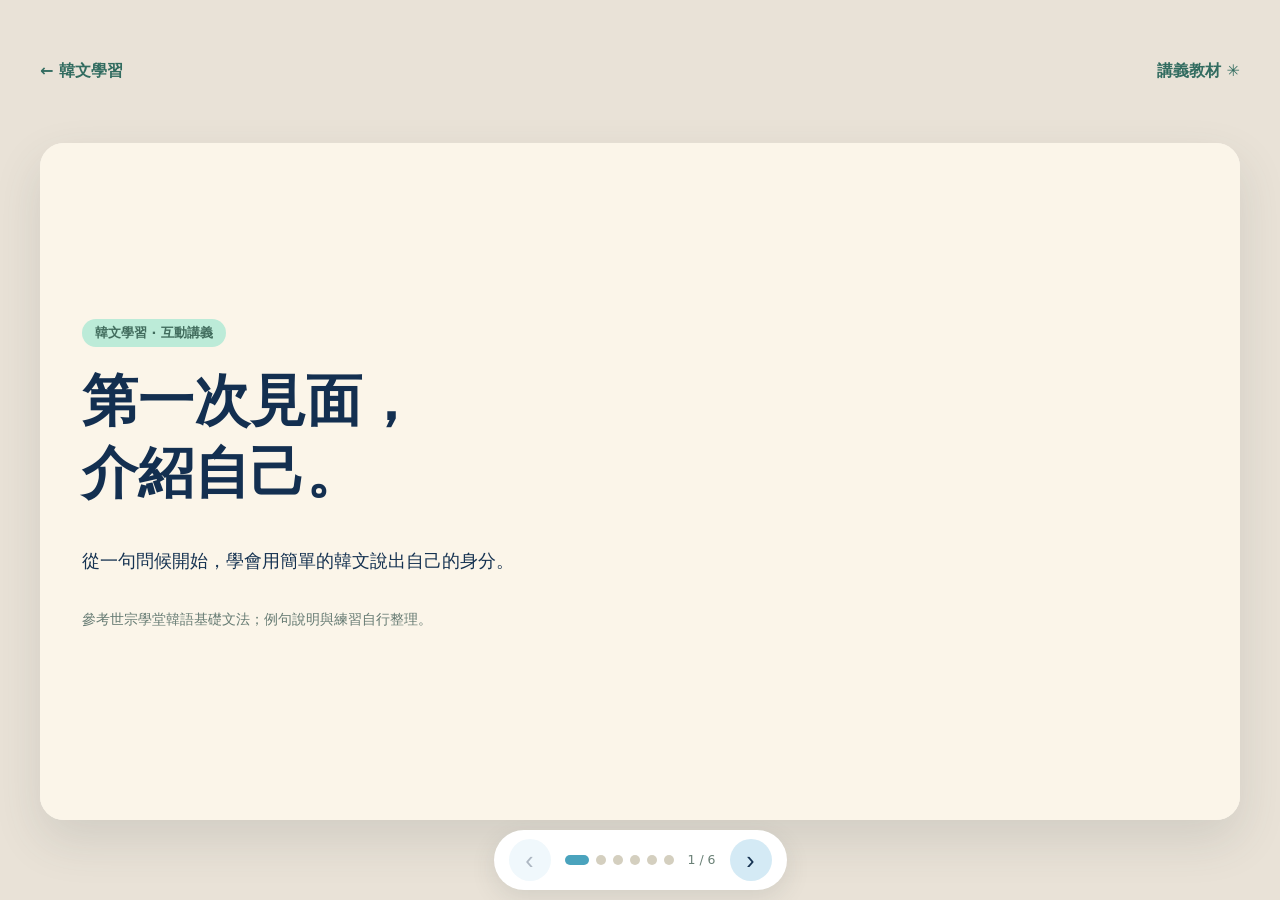
<file: courses/korean/introduction/index.html>
<!doctype html><html lang="zh-Hant"><head><meta charset="utf-8"><meta name="viewport" content="width=device-width,initial-scale=1"><title>自我介紹｜韓文學習</title><style>
:root{--ink:#344d56;--green:#4e7c6c;--pink:#f5d9cd;--yellow:#f9edc4;--paper:#fffdf8}*{box-sizing:border-box}html{scroll-behavior:smooth}body{margin:0;background:radial-gradient(circle,#e9e1d1 1px,transparent 1px) 0 0/24px 24px,#faf6ed;font:16px/1.8 system-ui,sans-serif;color:var(--ink)}a{color:#326c60}header,main,footer{max-width:1050px;margin:auto;padding:22px}header{display:flex;justify-content:space-between}header a{text-decoration:none;font-weight:800}h1,h2,h3{line-height:1.3}h1{font-size:clamp(2.4rem,6vw,4.2rem);margin:18px 0}h2{font-size:clamp(1.6rem,3vw,2.25rem);margin:10px 0 22px}.intro{padding:55px 0 45px;max-width:750px}.lead{font-size:1.15rem}.tag{display:inline-block;background:#dceee4;padding:4px 13px;border-radius:20px;color:#416c5d;font-size:.8rem;font-weight:800}.panel{background:var(--paper);border:2px solid #567369;border-radius:20px;padding:clamp(22px,4vw,38px);margin:25px 0 40px;box-shadow:5px 6px 0 #d9e0d3}.section-label{color:#739787;font-weight:800;font-size:.8rem;letter-spacing:.08em}.grid{display:grid;grid-template-columns:repeat(2,minmax(0,1fr));gap:16px}.box{padding:20px;border-radius:15px;background:#eaf3e7}.box.peach{background:#fbebdf}.box h3{margin:0 0 8px}.box p{margin:6px 0}.map-root{background:#527f70;color:white;text-align:center;border-radius:14px;padding:12px;font-weight:bold;max-width:300px;margin:auto}.map-grid{display:grid;grid-template-columns:repeat(3,1fr);gap:14px;margin-top:22px}.map-node{background:#f9f3e3;border:2px solid #d8ddc9;border-radius:14px;padding:16px}.map-node strong{display:block;color:#416f60}.formula{font-size:1.2rem;font-weight:800;background:#fff0cb;border-radius:14px;padding:18px;margin:18px 0}.hint{font-size:.9rem;color:#667b73}.source{font-size:.8rem;color:#74877e}.quiz{background:#f9f2e2;padding:20px;border-radius:15px;margin:15px 0}.option{display:block;width:100%;padding:11px 14px;text-align:left;background:white;border:1px solid #c8d8ca;border-radius:10px;margin:8px 0;font:inherit;cursor:pointer}.option:hover{background:#e6f1e6}.feedback{font-weight:700;color:#386d5e;min-height:1.8em}details{background:#eef4ea;border-radius:12px;padding:12px 16px;margin:12px 0}summary{cursor:pointer;font-weight:800}input[type=range]{width:100%;accent-color:#527e6d}.bar{display:flex;height:30px;overflow:hidden;border-radius:20px;background:#eac5ac}.bar span{display:block;background:#85b69a;width:40%}.values{display:flex;justify-content:space-between;font-weight:800}.toc{display:flex;gap:10px;flex-wrap:wrap}.toc a{border:1px solid #9cbcad;padding:5px 12px;border-radius:18px;text-decoration:none;font-size:.9rem}.table-wrap{overflow-x:auto}table{border-collapse:collapse;width:100%;min-width:450px}td,th{border-bottom:1px solid #dce5d8;text-align:left;padding:9px}button:focus-visible,a:focus-visible,input:focus-visible,summary:focus-visible{outline:3px solid #b0763a;outline-offset:3px}@media(max-width:650px){.grid,.map-grid{grid-template-columns:1fr}.intro{padding-top:25px}.panel{padding:22px}header,main,footer{padding-left:18px;padding-right:18px}}
.diagram-wrap{overflow-x:auto}.diagram-wrap svg{display:block;width:100%;min-width:700px;height:auto}.horizontal-guide{font-size:.9rem;color:#5b766b;font-weight:700}.track{display:flex;gap:24px;overflow-x:auto;scroll-snap-type:x proximity;align-items:flex-start;padding:10px 24px 35px;overscroll-behavior-inline:contain;scrollbar-color:#84aa98 #e2e8dc}.track>.intro,.track>.panel{flex:0 0 min(86vw,900px);scroll-snap-align:start;margin:0;min-height:calc(100vh - 140px)}.track>.intro{padding:70px 35px}.panel{height:auto}.horizontal-nav{display:flex;align-items:center;gap:12px;max-width:1050px;margin:auto;padding:0 22px 12px}.horizontal-nav button{background:#f7e6ac;border:2px solid #567369;border-radius:10px;padding:7px 16px;color:var(--ink);font:inherit;font-weight:800;cursor:pointer}.horizontal-nav span{font-size:.85rem;color:#657a71}@media(max-width:650px){.track{gap:14px;padding:8px 18px 28px}.track>.intro,.track>.panel{flex-basis:90vw;min-height:0}.track>.intro{padding:40px 8px}.map-grid{grid-template-columns:1fr}}
.horizontal-nav{position:fixed;z-index:10;bottom:18px;left:50%;transform:translateX(-50%);width:max-content;max-width:calc(100vw - 32px);padding:8px 12px;background:rgba(255,253,248,.97);border:1px solid #c5d6c9;border-radius:18px;box-shadow:0 5px 20px #344d5622}.horizontal-nav button{min-width:52px}.horizontal-nav span{white-space:nowrap}.track{padding-bottom:105px}@media(max-width:650px){.horizontal-nav span{font-size:.75rem;white-space:normal;line-height:1.3}.horizontal-nav{bottom:10px}.track{padding-bottom:100px}}

/* A centered presentation canvas with navigation below */
body{background:#e9e1d5}header{max-width:min(1200px,94vw);padding:14px 0}main.track{width:min(1200px,94vw);height:min(67.5vw,calc(100dvh - 160px));min-height:430px;max-width:none;margin:0 auto;display:flex;gap:0;padding:0;border-radius:24px;overflow-x:auto;overflow-y:hidden;scroll-snap-type:x mandatory;box-shadow:0 20px 48px #42504c24;scrollbar-width:none;align-items:stretch;background:#fcf8f0}main.track::-webkit-scrollbar{display:none}main.track>.intro,main.track>.panel{position:relative;flex:0 0 100%;width:100%;height:100%;min-height:0;max-width:none;overflow-y:auto;scroll-snap-align:start;scroll-snap-stop:always;margin:0;padding:clamp(28px,5vw,64px);border:0;border-radius:0;box-shadow:none;background:radial-gradient(circle,#e9e1d1 1px,transparent 1.2px) 0 0/26px 26px,#fffaf1}main.track>.intro{display:flex;flex-direction:column;justify-content:center}main.track>.intro h1{max-width:790px}main.track>.intro .tag{align-self:flex-start}main.track>.panel h2{margin-top:12px}.deck-nav{display:flex;align-items:center;justify-content:center;gap:14px;background:#fff;border-radius:50px;padding:9px 15px;width:max-content;max-width:94vw;margin:14px auto;box-shadow:0 8px 25px #42504c20}.deck-nav>button{width:42px;height:42px;border:0;border-radius:50%;background:#dcefe6;color:#365d52;font-size:25px;cursor:pointer}.deck-nav>button:disabled{opacity:.35;cursor:default}.deck-dots{display:flex;align-items:center;gap:7px}.deck-dot{width:10px;height:10px;padding:0;border:0;border-radius:10px;background:#d4cfbf;cursor:pointer}.deck-dot.active{background:#78aa91;width:24px}#deck-count{font-size:.78rem;color:#6a8076;white-space:nowrap}footer{padding:6px 0 22px;max-width:min(1200px,94vw);font-size:.85rem}.diagram-wrap svg{min-width:620px}@media(max-width:650px){header{padding:12px 0;font-size:.85rem}main.track{height:calc(100dvh - 155px);min-height:360px}main.track>.intro,main.track>.panel{padding:26px 22px}.deck-nav{gap:8px;margin:10px auto}.deck-dots{gap:5px}.deck-dot{width:8px;height:8px}.deck-dot.active{width:16px}.deck-nav>button{width:36px;height:36px}.diagram-wrap svg{min-width:600px}footer{padding-bottom:10px}}

/* Fixed presentation frame: scale content to the viewport; no vertical canvas scrolling. */
main.track{height:min(52.875vw,calc(100dvh - 150px));min-height:0;aspect-ratio:16/9}main.track>.intro,main.track>.panel{overflow:hidden;padding:clamp(20px,3.3vw,42px);font-size:clamp(12px,1.28vw,16px);line-height:1.55}main.track>.intro h1{font-size:clamp(2rem,4.5vw,3.5rem)}main.track>.panel h2{font-size:clamp(1.3rem,2.5vw,2rem);margin:8px 0 14px}.panel p{margin:8px 0}.box{padding:clamp(10px,1.6vw,20px)}.quiz{margin:8px 0;padding:clamp(10px,1.4vw,18px)}.option{margin:5px 0;padding:7px 12px}.diagram-wrap svg{min-width:0;width:100%;max-height:48vh}.formula{margin:10px 0;padding:10px 16px}.source{margin-top:8px}.practice-page .quiz{max-width:850px}.deck-dots{flex-wrap:wrap;justify-content:center}@media(max-width:650px){main.track{width:94vw;height:calc(100dvh - 155px);aspect-ratio:auto;min-height:0}main.track>.intro,main.track>.panel{font-size:clamp(11px,3vw,14px);padding:18px;line-height:1.4}.grid{grid-template-columns:repeat(2,minmax(0,1fr));gap:8px}.box{padding:10px}.box h3{font-size:1em}.diagram-wrap svg{min-width:0}.formula{font-size:1em}.option{padding:6px 8px}}

/* iPAS-inspired illustrated study cards */
body{color:#153251;background:#e9e2d7}main.track>.intro,main.track>.panel{background:#fbf5e9;color:#153251}main.track>.intro{position:relative;align-items:flex-start;padding-right:36%}main.track>.intro h1{color:#132f50}.hero-art{position:absolute;width:29%;right:5%;bottom:12%;height:auto}.section-label{display:inline-block;background:#153251;color:#d0eee4;padding:5px 14px;border-radius:8px;letter-spacing:.04em}.panel h2{color:#153251}.box{border:2px solid #173754;background:#e4f5ec}.box.peach{background:#e5f3fb}.box h3{background:#bcebd8;padding:6px 11px;border-radius:8px}.box.peach h3{background:#cfeafa}.formula{background:#ffe8a2;border:2px solid #173754;color:#153251}.quiz{border:2px solid #173754;background:#fff2cf}.option{border:1.5px solid #173754;color:#153251}.option:hover{background:#d6f0e3}.feedback{color:#087665}.map-root{background:#153251}.note,.tag{background:#bcebd8}.balance-art{float:right;width:min(23%,180px);height:auto;margin:0 0 5px 18px}.panel:has(.balance-art) .grid{clear:both}.panel:has(.balance-art) .balance-art{max-height:85px;width:auto}.source{color:#4c6575}.deck-nav>button{background:#d4eaf5;color:#153251}.deck-dot.active{background:#4aa3bd}@media(max-width:650px){main.track>.intro{padding-right:32%}.hero-art{width:32%;right:2%;bottom:15%}.balance-art{width:20%}}

/* Lock the entire presentation to the viewport. */
html,body{width:100%;height:100%;margin:0;overflow:hidden;overscroll-behavior:none}body{height:100dvh;display:flex;flex-direction:column;align-items:center}header{flex:0 0 auto;width:min(1200px,94vw)}main.track{flex:0 1 auto;min-height:0;max-height:calc(100dvh - 150px);width:min(1200px,94vw);overscroll-behavior:contain}main.track>.intro,main.track>.panel{overflow:hidden;overscroll-behavior:contain}.deck-nav{flex:0 0 auto;margin:10px auto}footer{flex:0 0 auto;width:min(1200px,94vw);margin:0 auto;padding:0 0 6px}.diagram-wrap{overflow:hidden}@media(max-width:650px){header{flex-shrink:0}main.track{height:calc(100dvh - 130px);max-height:calc(100dvh - 130px)}.deck-nav{margin:6px auto}footer{padding:0;font-size:.75rem}}

/* Review-card teaching structure */
.keyline{background:#bcebd8;color:#153251;border-radius:10px;padding:9px 16px;font-weight:800;margin:8px 0 12px}.decision,.mistake{border:2px solid #173754;border-radius:11px;padding:8px 14px;margin:8px 0;background:#e4f5ec}.mistake{background:#fff0c9}.study-card .grid .box p{margin:3px 0}.study-card .source{margin-top:5px}@media(max-width:650px){.study-card .keyline,.study-card .decision,.study-card .mistake{padding:6px 9px;margin:5px 0}.study-card .box h3{padding:4px 6px}}

/* Reserve space for the explanation on every question card. */
main.track>.practice-page{display:flex;flex-direction:column;align-items:stretch;gap:0;padding:clamp(16px,2.6vw,32px) clamp(22px,4vw,50px)}.practice-page>.section-label{align-self:flex-start}.practice-page>h2{margin:7px 0!important}.practice-page>p{margin:0 0 8px;font-size:.9em}.practice-page .quiz{width:100%;max-width:none;min-height:0;margin:0;padding:clamp(10px,1.3vw,16px);display:flex;flex-direction:column;gap:5px}.practice-page .quiz>b{display:block;line-height:1.35;margin-bottom:2px}.practice-page .option{margin:0;padding:6px 12px;line-height:1.3}.practice-page .feedback{margin:3px 0 0;padding:6px 10px;min-height:0;line-height:1.4;font-size:.9em}.practice-page .feedback:empty{display:none}.practice-page .feedback:not(:empty){background:#d9f0e4;border-radius:8px}.practice-page .option.correct{background:#d7efe0;border-color:#438a64}.practice-page .option.incorrect{background:#fae4df;border-color:#b7796c}@media(max-height:600px){main.track>.practice-page{padding:12px 22px;font-size:12px}.practice-page>h2{font-size:1.2rem!important;margin:3px 0!important}.practice-page>p{margin:0 0 4px}.practice-page .quiz{padding:7px;gap:3px}.practice-page .option{padding:4px 8px}.practice-page .feedback{padding:4px 7px;line-height:1.25}}
main.track>.intro,main.track>.panel{min-width:100%;max-width:100%;box-sizing:border-box}

.theory-extra{margin-top:clamp(12px,2vw,24px)}.theory-notes{display:grid;gap:8px}.theory-notes p{margin:0;padding:8px 13px;border-left:5px solid #a6d6c1;border-radius:8px;background:#eaf5ed;line-height:1.4}.theory-notes p:nth-child(2){border-color:#9bcfe5;background:#eaf5fa}.theory-notes p:nth-child(3){border-color:#f1ce70;background:#fff1cf}@media(max-height:650px){.theory-extra{margin-top:7px}.theory-notes{gap:4px}.theory-notes p{padding:4px 8px;line-height:1.25}}

.theory-columns{display:grid;grid-template-columns:1fr 1fr;gap:16px}.visual-card{background:#e4f5ec;border:2px solid #173754;border-radius:16px;padding:16px}.visual-card.alt{background:#e5f3fb}.visual-card h3{background:#bcebd8;margin:0 0 14px;padding:7px 12px;border-radius:8px}.visual-card.alt h3{background:#cfeafa}.visual-flow{display:flex;align-items:center;justify-content:space-between;gap:4px;text-align:center}.visual-flow span{background:#fffdf8;border:1.5px solid #86aa9e;border-radius:12px;padding:10px 5px;flex:1;font-weight:800;line-height:1.3}.visual-flow small{display:block;font-size:.72em;font-weight:400;margin-top:5px}.visual-flow>b{color:#528a78}.visual-flow em{display:block;color:#21856c;font-style:normal;font-size:1.25em}.visual-tip{font-size:.88em;margin:12px 0 0!important}.visual-warning{background:#fff0c9;border-left:5px solid #e7bd54;border-radius:9px;padding:10px 14px;margin:14px 0 5px}@media(max-height:650px){.visual-card{padding:8px}.visual-card h3{margin-bottom:6px;padding:4px}.visual-flow span{padding:5px 2px}.visual-tip{margin-top:5px!important}.visual-warning{margin:6px 0;padding:5px 8px}}@media(max-width:650px){.theory-columns{gap:7px}.visual-card{padding:7px}.visual-card h3{font-size:.95em}.visual-flow{gap:1px}.visual-flow span{padding:4px 2px;font-size:.8em}.visual-flow small{font-size:.85em}.visual-warning{font-size:.85em;padding:6px}}

/* Shared visual system across lesson pages */
main.track>.panel{background:#fbf5e9;color:#153251;padding:clamp(22px,3.3vw,42px);font-size:clamp(12px,1.28vw,16px);line-height:1.5}
main.track>.panel .section-label{display:inline-block;background:#153251;color:#d0eee4;border-radius:9px;padding:5px 14px;font-size:.8em;font-weight:800;letter-spacing:.04em}
main.track>.panel h2{color:#153251;font-size:clamp(1.35rem,2.5vw,2rem);margin:10px 0 16px}
main.track>.panel .box,main.track>.panel .visual-card{border:2px solid #173754;border-radius:15px;background:#e4f5ec;padding:clamp(10px,1.5vw,18px)}
main.track>.panel .box.peach,main.track>.panel .visual-card.alt{background:#e5f3fb}
main.track>.panel .box h3,main.track>.panel .visual-card h3{color:#153251;background:#bcebd8;border-radius:8px;padding:6px 10px;margin:0 0 8px;font-size:1.05em}
main.track>.panel .box.peach h3,main.track>.panel .visual-card.alt h3{background:#cfeafa}
main.track>.panel .formula,main.track>.panel .mistake,main.track>.panel .visual-warning{border:2px solid #173754;border-radius:10px;background:#fff0c9;padding:8px 14px;color:#153251}
main.track>.panel .decision,main.track>.panel .keyline{border-radius:10px;background:#bcebd8;color:#153251;padding:8px 14px}
main.track>.panel .source{color:#4c6575;font-size:.78em;margin-top:10px}
main.track>.practice-page{gap:0}main.track>.practice-page .quiz{background:#fff4d8;border:2px solid #173754;border-radius:15px;padding:clamp(10px,1.3vw,16px)}
@media(max-height:650px){main.track>.panel{padding:14px 24px;font-size:12px;line-height:1.35}main.track>.panel h2{margin:5px 0 8px}main.track>.panel .box,main.track>.panel .visual-card{padding:8px}main.track>.panel .box h3,main.track>.panel .visual-card h3{padding:4px 7px;margin-bottom:4px}main.track>.panel .formula,main.track>.panel .mistake,main.track>.panel .visual-warning,main.track>.panel .decision,main.track>.panel .keyline{padding:5px 8px}}


.words{display:grid;grid-template-columns:repeat(3,1fr);gap:12px;margin-top:16px}.words button{background:#fff1c9;border:2px solid #173754;border-radius:14px;padding:22px 8px;color:#153251;font:inherit;font-weight:800;cursor:pointer}@media(max-width:650px){.words button{padding:12px 5px;font-size:.9em}}
</style></head><body><header><a href="../index.html">← 韓文學習</a><a href="../../../index.html">講義教材 ✳</a></header><main class="track" id="track"><div class="intro"><span class="tag">韓文學習 · 互動講義</span><h1>第一次見面，<br>介紹自己。</h1><p class="lead">從一句問候開始，學會用簡單的韓文說出自己的身分。</p><p class="hint">參考世宗學堂韓語基礎文法；例句說明與練習自行整理。</p></div><section class="panel"><span class="section-label">學習地圖</span><h2>這一課會學到什麼？</h2><div class="diagram-wrap"><svg viewBox="0 0 900 280" role="img" aria-labelledby="map-title map-desc" xmlns="http://www.w3.org/2000/svg"><title id="map-title">韓文自我介紹學習地圖</title><desc id="map-desc">由打招呼連接到我是，再連接身分與句尾。</desc><g fill="none" stroke="#86aa9e" stroke-width="4"><path d="M220 140H340M560 140H680"/></g><g fill="#e4f5ec" stroke="#173754" stroke-width="3"><rect x="20" y="75" width="200" height="130" rx="18"/><rect x="340" y="75" width="220" height="130" rx="18"/><rect x="680" y="75" width="200" height="130" rx="18"/></g><g fill="#153251" text-anchor="middle" font-size="24" font-weight="700"><text x="120" y="125">打招呼</text><text x="120" y="165">안녕하세요</text><text x="450" y="125">我是</text><text x="450" y="165">저는</text><text x="780" y="125">身分＋句尾</text><text x="780" y="165">학생이에요</text></g></svg></div></section><section class="panel"><span class="section-label">01 · 情境對話</span><h2>第一次見面，怎麼說？</h2><div class="keyline" lang="ko">안녕하세요? 저는 학생이에요.</div><div class="grid"><div class="box"><h3>白話說給你聽</h3><p>你好，我是學生。</p><p>這是禮貌地問候，並說明自己身分的句子。</p></div><div class="box peach"><h3>拆開來看</h3><p lang="ko">안녕하세요＝你好<br>저는＝我（主題）<br>학생＝學生</p></div></div><p class="source">參考：<a href="https://nuri.iksi.or.kr/practice/koreanBasicGrammar/01/index_kor.html">世宗學堂韓語基礎文法</a>。</p></section><section class="panel"><span class="section-label">02 · 單字翻卡</span><h2>點卡片，看中文意思</h2><div class="grid"><div class="box"><h3>先試著想一想</h3><p>點一下翻面，再點一次回到韓文。</p></div><div class="box peach"><h3>小提醒</h3><p>把單字放回句子裡，會更容易記住。</p></div></div><div class="words"><button data-front="안녕하세요" data-back="你好（禮貌問候）">안녕하세요</button><button data-front="저는" data-back="我（作為主題）">저는</button><button data-front="학생" data-back="學生">학생</button></div></section><section class="panel"><span class="section-label">03 · 句型小筆記</span><h2>「是」要接哪一個？</h2><div class="keyline">看名詞最後一個音節有沒有收尾子音。</div><div class="grid"><div class="box"><h3>有收尾子音 → 이에요</h3><p lang="ko">학생이에요</p><p>是學生。생 的收尾子音是 ㄴ。</p></div><div class="box peach"><h3>沒有收尾子音 → 예요</h3><p lang="ko">의사예요</p><p>是醫生。사 沒有收尾子音。</p></div></div><p class="source">參考：<a href="https://nuri.iksi.or.kr/practice/koreanBasicGrammar/01/index_kor.html">世宗學堂韓語基礎文法</a>。</p></section><section class="panel practice-page"><span class="section-label">04 · PRACTICE</span><h2>換你練習看看</h2><p>選一個答案，看看解析。題目為自編。</p><div class="quiz"><b>想說「我是學生」，哪一句正確？</b><button class="option" data-correct="true">저는 학생이에요.</button><button class="option" data-correct="false">저는 학생예요.</button><button class="option" data-correct="false">저는 학생은.</button><p class="feedback" role="status"></p></div></section></main><nav class="deck-nav" aria-label="講義導覽"><button type="button" id="move-left" aria-label="上一個單元">‹</button><div class="deck-dots" id="deck-dots"></div><span id="deck-count" aria-live="polite"></span><button type="button" id="move-right" aria-label="下一個單元">›</button></nav><script>
const track=document.querySelector('#track'),cards=[...track.children],dots=document.querySelector('#deck-dots'),count=document.querySelector('#deck-count');let current=0;cards.forEach((card,i)=>{const d=document.createElement('button');d.type='button';d.className='deck-dot';d.setAttribute('aria-label','前往第 '+(i+1)+' 個單元');d.addEventListener('click',()=>go(i));dots.append(d)});function render(){[...dots.children].forEach((d,i)=>{d.classList.toggle('active',i===current);if(i===current)d.setAttribute('aria-current','true');else d.removeAttribute('aria-current')});count.textContent=(current+1)+' / '+cards.length;document.querySelector('#move-left').disabled=current===0;document.querySelector('#move-right').disabled=current===cards.length-1}function go(i){current=Math.max(0,Math.min(cards.length-1,i));track.scrollTo({left:current*track.clientWidth,behavior:'instant'});render()}document.querySelector('#move-left').onclick=()=>go(current-1);document.querySelector('#move-right').onclick=()=>go(current+1);track.addEventListener('scroll',()=>{const n=Math.max(0,Math.min(cards.length-1,Math.round(track.scrollLeft/track.clientWidth)));if(n!==current){current=n;render()}},{passive:true});window.addEventListener('resize',()=>go(current));document.addEventListener('keydown',e=>{if(['INPUT','TEXTAREA','SELECT'].includes(document.activeElement.tagName)||document.activeElement.isContentEditable)return;if(e.key==='ArrowRight'){e.preventDefault();go(current+1)}if(e.key==='ArrowLeft'){e.preventDefault();go(current-1)}});document.querySelectorAll('.words button').forEach(b=>b.addEventListener('click',()=>{const flipped=b.dataset.flipped==='true';b.textContent=flipped?b.dataset.front:b.dataset.back;b.dataset.flipped=String(!flipped);b.lang=flipped?'ko':'zh-Hant'}));document.querySelectorAll('.quiz button').forEach(b=>b.addEventListener('click',()=>{const correct=b.dataset.correct==='true';document.querySelector('.feedback').textContent=(correct?'答對了！':'再看看句尾：')+'學生 학생 的最後一個音節 생 有收尾子音 ㄴ，所以用 이에요。';document.querySelectorAll('.quiz button').forEach(x=>{x.classList.toggle('correct',x.dataset.correct==='true');x.classList.toggle('incorrect',x===b&&!correct)})}));render();
</script></body></html>
</file>
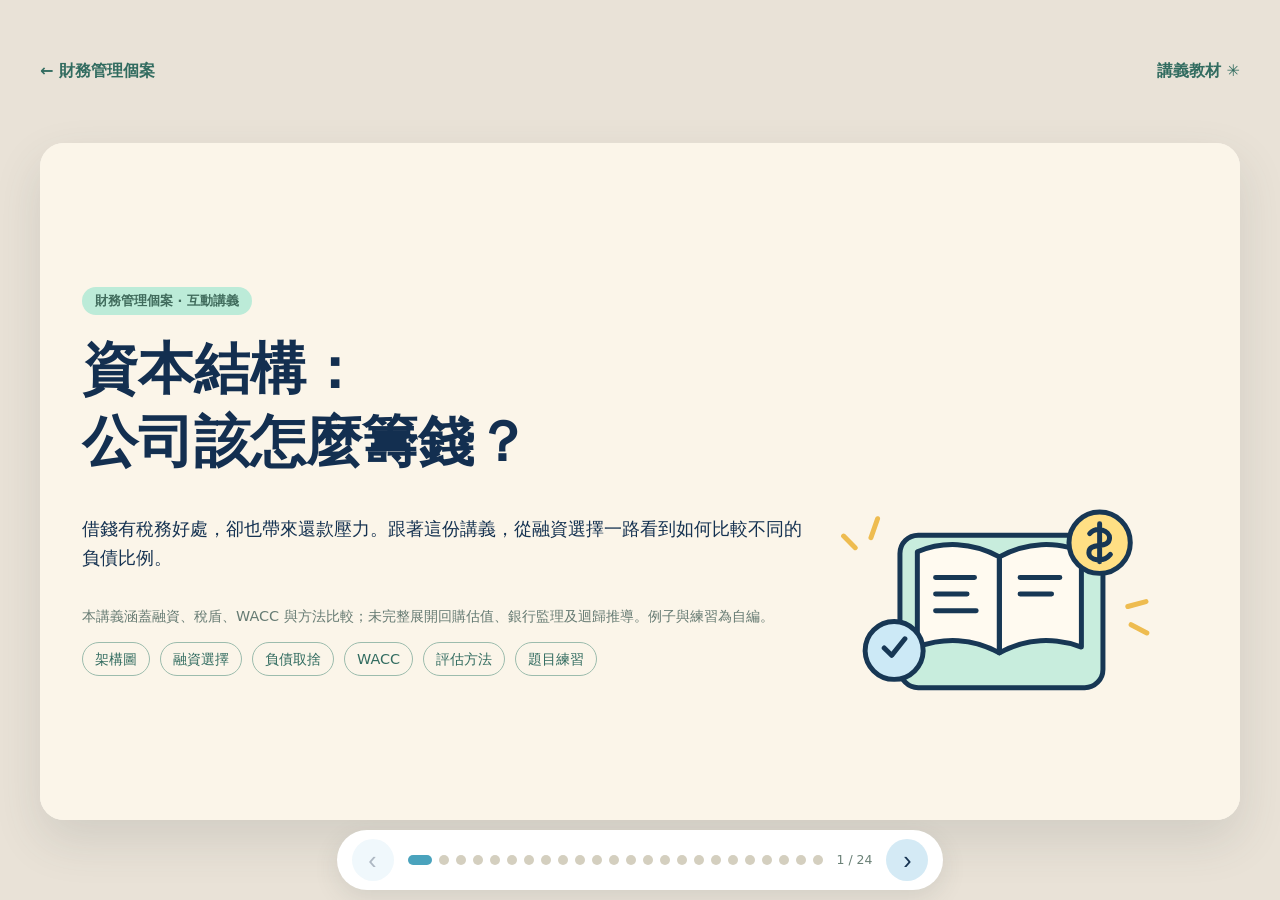
<file: courses/finance/capital-structure/slides/index.html>
<!doctype html><html lang="zh-Hant"><head><meta charset="utf-8"><meta name="viewport" content="width=device-width,initial-scale=1"><title>資本結構互動講義｜講義教材</title><style>
:root{--ink:#344d56;--green:#4e7c6c;--pink:#f5d9cd;--yellow:#f9edc4;--paper:#fffdf8}*{box-sizing:border-box}html{scroll-behavior:smooth}body{margin:0;background:radial-gradient(circle,#e9e1d1 1px,transparent 1px) 0 0/24px 24px,#faf6ed;font:16px/1.8 system-ui,sans-serif;color:var(--ink)}a{color:#326c60}header,main,footer{max-width:1050px;margin:auto;padding:22px}header{display:flex;justify-content:space-between}header a{text-decoration:none;font-weight:800}h1,h2,h3{line-height:1.3}h1{font-size:clamp(2.4rem,6vw,4.2rem);margin:18px 0}h2{font-size:clamp(1.6rem,3vw,2.25rem);margin:10px 0 22px}.intro{padding:55px 0 45px;max-width:750px}.lead{font-size:1.15rem}.tag{display:inline-block;background:#dceee4;padding:4px 13px;border-radius:20px;color:#416c5d;font-size:.8rem;font-weight:800}.panel{background:var(--paper);border:2px solid #567369;border-radius:20px;padding:clamp(22px,4vw,38px);margin:25px 0 40px;box-shadow:5px 6px 0 #d9e0d3}.section-label{color:#739787;font-weight:800;font-size:.8rem;letter-spacing:.08em}.grid{display:grid;grid-template-columns:repeat(2,minmax(0,1fr));gap:16px}.box{padding:20px;border-radius:15px;background:#eaf3e7}.box.peach{background:#fbebdf}.box h3{margin:0 0 8px}.box p{margin:6px 0}.map-root{background:#527f70;color:white;text-align:center;border-radius:14px;padding:12px;font-weight:bold;max-width:300px;margin:auto}.map-grid{display:grid;grid-template-columns:repeat(3,1fr);gap:14px;margin-top:22px}.map-node{background:#f9f3e3;border:2px solid #d8ddc9;border-radius:14px;padding:16px}.map-node strong{display:block;color:#416f60}.formula{font-size:1.2rem;font-weight:800;background:#fff0cb;border-radius:14px;padding:18px;margin:18px 0}.hint{font-size:.9rem;color:#667b73}.source{font-size:.8rem;color:#74877e}.quiz{background:#f9f2e2;padding:20px;border-radius:15px;margin:15px 0}.option{display:block;width:100%;padding:11px 14px;text-align:left;background:white;border:1px solid #c8d8ca;border-radius:10px;margin:8px 0;font:inherit;cursor:pointer}.option:hover{background:#e6f1e6}.feedback{font-weight:700;color:#386d5e;min-height:1.8em}details{background:#eef4ea;border-radius:12px;padding:12px 16px;margin:12px 0}summary{cursor:pointer;font-weight:800}input[type=range]{width:100%;accent-color:#527e6d}.bar{display:flex;height:30px;overflow:hidden;border-radius:20px;background:#eac5ac}.bar span{display:block;background:#85b69a;width:40%}.values{display:flex;justify-content:space-between;font-weight:800}.toc{display:flex;gap:10px;flex-wrap:wrap}.toc a{border:1px solid #9cbcad;padding:5px 12px;border-radius:18px;text-decoration:none;font-size:.9rem}.table-wrap{overflow-x:auto}table{border-collapse:collapse;width:100%;min-width:450px}td,th{border-bottom:1px solid #dce5d8;text-align:left;padding:9px}button:focus-visible,a:focus-visible,input:focus-visible,summary:focus-visible{outline:3px solid #b0763a;outline-offset:3px}@media(max-width:650px){.grid,.map-grid{grid-template-columns:1fr}.intro{padding-top:25px}.panel{padding:22px}header,main,footer{padding-left:18px;padding-right:18px}}
.diagram-wrap{overflow-x:auto}.diagram-wrap svg{display:block;width:100%;min-width:700px;height:auto}.horizontal-guide{font-size:.9rem;color:#5b766b;font-weight:700}.track{display:flex;gap:24px;overflow-x:auto;scroll-snap-type:x proximity;align-items:flex-start;padding:10px 24px 35px;overscroll-behavior-inline:contain;scrollbar-color:#84aa98 #e2e8dc}.track>.intro,.track>.panel{flex:0 0 min(86vw,900px);scroll-snap-align:start;margin:0;min-height:calc(100vh - 140px)}.track>.intro{padding:70px 35px}.panel{height:auto}.horizontal-nav{display:flex;align-items:center;gap:12px;max-width:1050px;margin:auto;padding:0 22px 12px}.horizontal-nav button{background:#f7e6ac;border:2px solid #567369;border-radius:10px;padding:7px 16px;color:var(--ink);font:inherit;font-weight:800;cursor:pointer}.horizontal-nav span{font-size:.85rem;color:#657a71}@media(max-width:650px){.track{gap:14px;padding:8px 18px 28px}.track>.intro,.track>.panel{flex-basis:90vw;min-height:0}.track>.intro{padding:40px 8px}.map-grid{grid-template-columns:1fr}}
.horizontal-nav{position:fixed;z-index:10;bottom:18px;left:50%;transform:translateX(-50%);width:max-content;max-width:calc(100vw - 32px);padding:8px 12px;background:rgba(255,253,248,.97);border:1px solid #c5d6c9;border-radius:18px;box-shadow:0 5px 20px #344d5622}.horizontal-nav button{min-width:52px}.horizontal-nav span{white-space:nowrap}.track{padding-bottom:105px}@media(max-width:650px){.horizontal-nav span{font-size:.75rem;white-space:normal;line-height:1.3}.horizontal-nav{bottom:10px}.track{padding-bottom:100px}}

/* A centered presentation canvas with navigation below */
body{background:#e9e1d5}header{max-width:min(1200px,94vw);padding:14px 0}main.track{width:min(1200px,94vw);height:min(67.5vw,calc(100dvh - 160px));min-height:430px;max-width:none;margin:0 auto;display:flex;gap:0;padding:0;border-radius:24px;overflow-x:auto;overflow-y:hidden;scroll-snap-type:x mandatory;box-shadow:0 20px 48px #42504c24;scrollbar-width:none;align-items:stretch;background:#fcf8f0}main.track::-webkit-scrollbar{display:none}main.track>.intro,main.track>.panel{position:relative;flex:0 0 100%;width:100%;height:100%;min-height:0;max-width:none;overflow-y:auto;scroll-snap-align:start;scroll-snap-stop:always;margin:0;padding:clamp(28px,5vw,64px);border:0;border-radius:0;box-shadow:none;background:radial-gradient(circle,#e9e1d1 1px,transparent 1.2px) 0 0/26px 26px,#fffaf1}main.track>.intro{display:flex;flex-direction:column;justify-content:center}main.track>.intro h1{max-width:790px}main.track>.intro .tag{align-self:flex-start}main.track>.panel h2{margin-top:12px}.deck-nav{display:flex;align-items:center;justify-content:center;gap:14px;background:#fff;border-radius:50px;padding:9px 15px;width:max-content;max-width:94vw;margin:14px auto;box-shadow:0 8px 25px #42504c20}.deck-nav>button{width:42px;height:42px;border:0;border-radius:50%;background:#dcefe6;color:#365d52;font-size:25px;cursor:pointer}.deck-nav>button:disabled{opacity:.35;cursor:default}.deck-dots{display:flex;align-items:center;gap:7px}.deck-dot{width:10px;height:10px;padding:0;border:0;border-radius:10px;background:#d4cfbf;cursor:pointer}.deck-dot.active{background:#78aa91;width:24px}#deck-count{font-size:.78rem;color:#6a8076;white-space:nowrap}footer{padding:6px 0 22px;max-width:min(1200px,94vw);font-size:.85rem}.diagram-wrap svg{min-width:620px}@media(max-width:650px){header{padding:12px 0;font-size:.85rem}main.track{height:calc(100dvh - 155px);min-height:360px}main.track>.intro,main.track>.panel{padding:26px 22px}.deck-nav{gap:8px;margin:10px auto}.deck-dots{gap:5px}.deck-dot{width:8px;height:8px}.deck-dot.active{width:16px}.deck-nav>button{width:36px;height:36px}.diagram-wrap svg{min-width:600px}footer{padding-bottom:10px}}

/* Fixed presentation frame: scale content to the viewport; no vertical canvas scrolling. */
main.track{height:min(52.875vw,calc(100dvh - 150px));min-height:0;aspect-ratio:16/9}main.track>.intro,main.track>.panel{overflow:hidden;padding:clamp(20px,3.3vw,42px);font-size:clamp(12px,1.28vw,16px);line-height:1.55}main.track>.intro h1{font-size:clamp(2rem,4.5vw,3.5rem)}main.track>.panel h2{font-size:clamp(1.3rem,2.5vw,2rem);margin:8px 0 14px}.panel p{margin:8px 0}.box{padding:clamp(10px,1.6vw,20px)}.quiz{margin:8px 0;padding:clamp(10px,1.4vw,18px)}.option{margin:5px 0;padding:7px 12px}.diagram-wrap svg{min-width:0;width:100%;max-height:48vh}.formula{margin:10px 0;padding:10px 16px}.source{margin-top:8px}.practice-page .quiz{max-width:850px}.deck-dots{flex-wrap:wrap;justify-content:center}@media(max-width:650px){main.track{width:94vw;height:calc(100dvh - 155px);aspect-ratio:auto;min-height:0}main.track>.intro,main.track>.panel{font-size:clamp(11px,3vw,14px);padding:18px;line-height:1.4}.grid{grid-template-columns:repeat(2,minmax(0,1fr));gap:8px}.box{padding:10px}.box h3{font-size:1em}.diagram-wrap svg{min-width:0}.formula{font-size:1em}.option{padding:6px 8px}}

/* iPAS-inspired illustrated study cards */
body{color:#153251;background:#e9e2d7}main.track>.intro,main.track>.panel{background:#fbf5e9;color:#153251}main.track>.intro{position:relative;align-items:flex-start;padding-right:36%}main.track>.intro h1{color:#132f50}.hero-art{position:absolute;width:29%;right:5%;bottom:12%;height:auto}.section-label{display:inline-block;background:#153251;color:#d0eee4;padding:5px 14px;border-radius:8px;letter-spacing:.04em}.panel h2{color:#153251}.box{border:2px solid #173754;background:#e4f5ec}.box.peach{background:#e5f3fb}.box h3{background:#bcebd8;padding:6px 11px;border-radius:8px}.box.peach h3{background:#cfeafa}.formula{background:#ffe8a2;border:2px solid #173754;color:#153251}.quiz{border:2px solid #173754;background:#fff2cf}.option{border:1.5px solid #173754;color:#153251}.option:hover{background:#d6f0e3}.feedback{color:#087665}.map-root{background:#153251}.note,.tag{background:#bcebd8}.balance-art{float:right;width:min(23%,180px);height:auto;margin:0 0 5px 18px}.panel:has(.balance-art) .grid{clear:both}.panel:has(.balance-art) .balance-art{max-height:85px;width:auto}.source{color:#4c6575}.deck-nav>button{background:#d4eaf5;color:#153251}.deck-dot.active{background:#4aa3bd}@media(max-width:650px){main.track>.intro{padding-right:32%}.hero-art{width:32%;right:2%;bottom:15%}.balance-art{width:20%}}

/* Lock the entire presentation to the viewport. */
html,body{width:100%;height:100%;margin:0;overflow:hidden;overscroll-behavior:none}body{height:100dvh;display:flex;flex-direction:column;align-items:center}header{flex:0 0 auto;width:min(1200px,94vw)}main.track{flex:0 1 auto;min-height:0;max-height:calc(100dvh - 150px);width:min(1200px,94vw);overscroll-behavior:contain}main.track>.intro,main.track>.panel{overflow:hidden;overscroll-behavior:contain}.deck-nav{flex:0 0 auto;margin:10px auto}footer{flex:0 0 auto;width:min(1200px,94vw);margin:0 auto;padding:0 0 6px}.diagram-wrap{overflow:hidden}@media(max-width:650px){header{flex-shrink:0}main.track{height:calc(100dvh - 130px);max-height:calc(100dvh - 130px)}.deck-nav{margin:6px auto}footer{padding:0;font-size:.75rem}}

/* Review-card teaching structure */
.keyline{background:#bcebd8;color:#153251;border-radius:10px;padding:9px 16px;font-weight:800;margin:8px 0 12px}.decision,.mistake{border:2px solid #173754;border-radius:11px;padding:8px 14px;margin:8px 0;background:#e4f5ec}.mistake{background:#fff0c9}.study-card .grid .box p{margin:3px 0}.study-card .source{margin-top:5px}@media(max-width:650px){.study-card .keyline,.study-card .decision,.study-card .mistake{padding:6px 9px;margin:5px 0}.study-card .box h3{padding:4px 6px}}

/* Reserve space for the explanation on every question card. */
main.track>.practice-page{display:flex;flex-direction:column;align-items:stretch;gap:0;padding:clamp(16px,2.6vw,32px) clamp(22px,4vw,50px)}.practice-page>.section-label{align-self:flex-start}.practice-page>h2{margin:7px 0!important}.practice-page>p{margin:0 0 8px;font-size:.9em}.practice-page .quiz{width:100%;max-width:none;min-height:0;margin:0;padding:clamp(10px,1.3vw,16px);display:flex;flex-direction:column;gap:5px}.practice-page .quiz>b{display:block;line-height:1.35;margin-bottom:2px}.practice-page .option{margin:0;padding:6px 12px;line-height:1.3}.practice-page .feedback{margin:3px 0 0;padding:6px 10px;min-height:0;line-height:1.4;font-size:.9em}.practice-page .feedback:empty{display:none}.practice-page .feedback:not(:empty){background:#d9f0e4;border-radius:8px}.practice-page .option.correct{background:#d7efe0;border-color:#438a64}.practice-page .option.incorrect{background:#fae4df;border-color:#b7796c}@media(max-height:600px){main.track>.practice-page{padding:12px 22px;font-size:12px}.practice-page>h2{font-size:1.2rem!important;margin:3px 0!important}.practice-page>p{margin:0 0 4px}.practice-page .quiz{padding:7px;gap:3px}.practice-page .option{padding:4px 8px}.practice-page .feedback{padding:4px 7px;line-height:1.25}}
main.track>.intro,main.track>.panel{min-width:100%;max-width:100%;box-sizing:border-box}

.theory-extra{margin-top:clamp(12px,2vw,24px)}.theory-notes{display:grid;gap:8px}.theory-notes p{margin:0;padding:8px 13px;border-left:5px solid #a6d6c1;border-radius:8px;background:#eaf5ed;line-height:1.4}.theory-notes p:nth-child(2){border-color:#9bcfe5;background:#eaf5fa}.theory-notes p:nth-child(3){border-color:#f1ce70;background:#fff1cf}@media(max-height:650px){.theory-extra{margin-top:7px}.theory-notes{gap:4px}.theory-notes p{padding:4px 8px;line-height:1.25}}

.theory-columns{display:grid;grid-template-columns:1fr 1fr;gap:16px}.visual-card{background:#e4f5ec;border:2px solid #173754;border-radius:16px;padding:16px}.visual-card.alt{background:#e5f3fb}.visual-card h3{background:#bcebd8;margin:0 0 14px;padding:7px 12px;border-radius:8px}.visual-card.alt h3{background:#cfeafa}.visual-flow{display:flex;align-items:center;justify-content:space-between;gap:4px;text-align:center}.visual-flow span{background:#fffdf8;border:1.5px solid #86aa9e;border-radius:12px;padding:10px 5px;flex:1;font-weight:800;line-height:1.3}.visual-flow small{display:block;font-size:.72em;font-weight:400;margin-top:5px}.visual-flow>b{color:#528a78}.visual-flow em{display:block;color:#21856c;font-style:normal;font-size:1.25em}.visual-tip{font-size:.88em;margin:12px 0 0!important}.visual-warning{background:#fff0c9;border-left:5px solid #e7bd54;border-radius:9px;padding:10px 14px;margin:14px 0 5px}@media(max-height:650px){.visual-card{padding:8px}.visual-card h3{margin-bottom:6px;padding:4px}.visual-flow span{padding:5px 2px}.visual-tip{margin-top:5px!important}.visual-warning{margin:6px 0;padding:5px 8px}}@media(max-width:650px){.theory-columns{gap:7px}.visual-card{padding:7px}.visual-card h3{font-size:.95em}.visual-flow{gap:1px}.visual-flow span{padding:4px 2px;font-size:.8em}.visual-flow small{font-size:.85em}.visual-warning{font-size:.85em;padding:6px}}

/* Shared visual system across lesson pages */
main.track>.panel{background:#fbf5e9;color:#153251;padding:clamp(22px,3.3vw,42px);font-size:clamp(12px,1.28vw,16px);line-height:1.5}
main.track>.panel .section-label{display:inline-block;background:#153251;color:#d0eee4;border-radius:9px;padding:5px 14px;font-size:.8em;font-weight:800;letter-spacing:.04em}
main.track>.panel h2{color:#153251;font-size:clamp(1.35rem,2.5vw,2rem);margin:10px 0 16px}
main.track>.panel .box,main.track>.panel .visual-card{border:2px solid #173754;border-radius:15px;background:#e4f5ec;padding:clamp(10px,1.5vw,18px)}
main.track>.panel .box.peach,main.track>.panel .visual-card.alt{background:#e5f3fb}
main.track>.panel .box h3,main.track>.panel .visual-card h3{color:#153251;background:#bcebd8;border-radius:8px;padding:6px 10px;margin:0 0 8px;font-size:1.05em}
main.track>.panel .box.peach h3,main.track>.panel .visual-card.alt h3{background:#cfeafa}
main.track>.panel .formula,main.track>.panel .mistake,main.track>.panel .visual-warning{border:2px solid #173754;border-radius:10px;background:#fff0c9;padding:8px 14px;color:#153251}
main.track>.panel .decision,main.track>.panel .keyline{border-radius:10px;background:#bcebd8;color:#153251;padding:8px 14px}
main.track>.panel .source{color:#4c6575;font-size:.78em;margin-top:10px}
main.track>.practice-page{gap:0}main.track>.practice-page .quiz{background:#fff4d8;border:2px solid #173754;border-radius:15px;padding:clamp(10px,1.3vw,16px)}
@media(max-height:650px){main.track>.panel{padding:14px 24px;font-size:12px;line-height:1.35}main.track>.panel h2{margin:5px 0 8px}main.track>.panel .box,main.track>.panel .visual-card{padding:8px}main.track>.panel .box h3,main.track>.panel .visual-card h3{padding:4px 7px;margin-bottom:4px}main.track>.panel .formula,main.track>.panel .mistake,main.track>.panel .visual-warning,main.track>.panel .decision,main.track>.panel .keyline{padding:5px 8px}}


.calc-flow{display:grid;grid-template-columns:repeat(3,1fr);gap:10px;margin:16px 0}.calc-flow>div{background:#e4f5ec;border:2px solid #173754;border-radius:14px;padding:14px;line-height:1.5}.calc-flow>div:nth-child(2){background:#e5f3fb}.calc-flow>div:nth-child(3){background:#fff0c9}.enrich .grid{gap:10px}.enrich .box p{margin:4px 0}@media(max-height:650px){.calc-flow{margin:6px 0;gap:5px}.calc-flow>div{padding:6px;line-height:1.3}}@media(max-width:650px){.calc-flow{gap:4px}.calc-flow>div{padding:7px;font-size:.85em}}
#map .diagram-wrap svg{max-height:35vh}#funding .formula{margin:6px 0;padding:7px 12px}#funding .box{padding:10px 14px}
</style></head><body><header><a href="../../index.html">← 財務管理個案</a><a href="../../../../index.html">講義教材 ✳</a></header><main class="track" id="track"><div class="intro"><span class="tag">財務管理個案 · 互動講義</span><img class="hero-art" src="assets/study-finance.svg" alt="書本、筆記與錢幣的插畫"><h1>資本結構：<br>公司該怎麼籌錢？</h1><p class="lead">借錢有稅務好處，卻也帶來還款壓力。跟著這份講義，從融資選擇一路看到如何比較不同的負債比例。</p><p class="hint">本講義涵蓋融資、稅盾、WACC 與方法比較；未完整展開回購估值、銀行監理及迴歸推導。例子與練習為自編。</p><nav class="toc" aria-label="講義目錄"><a href="#map">架構圖</a><a href="#funding">融資選擇</a><a href="#tradeoff">負債取捨</a><a href="#wacc">WACC</a><a href="#methods">評估方法</a><a href="#practice">題目練習</a></nav></div>
<section class="panel enrich"><span class="section-label">學習目標 · 學完能做到</span><h2>這堂課要解決什麼問題？</h2><div class="keyline">一家公司需要 100 萬：借多少、找股東出多少，會有什麼差別？</div><div class="grid"><div class="box"><h3>① 看懂資金來源</h3><p>分辨負債與權益，計算負債占總資本的比例。</p></div><div class="box peach"><h3>② 解釋借錢的取捨</h3><p>說明利息稅盾、還款壓力，以及為何需要保留彈性。</p></div><div class="box peach"><h3>③ 跟著數字計算</h3><p>計算 WACC，理解比重與稅後成本的意義。</p></div><div class="box"><h3>④ 看懂評估方法</h3><p>比較資金成本法、APV 與同業比較的用途及限制。</p></div></div><p class="source">自編學習目標，根據原教材 PDF 第 1–15、32、38、41 頁整理。</p></section><section class="panel" id="map"><span class="section-label">先看全貌 · 學習地圖</span><h2>這一章的架構</h2><div class="diagram-wrap"><svg viewBox="0 0 900 365" role="img" aria-labelledby="diagram-title diagram-desc" xmlns="http://www.w3.org/2000/svg"><title id="diagram-title">資本結構架構圖</title><desc id="diagram-desc">公司如何決定資本結構分成融資來源、負債取捨、評估方法三個分支，依序通往負債比率、借款利益與成本，以及適合比例的分析。</desc><g fill="none" stroke="#85a99a" stroke-width="3"><path d="M450 84V123 M145 123H755 M145 123V156 M450 123V156 M755 123V156"/><path d="M145 222V250 M450 222V250 M755 222V250"/></g><rect x="270" y="18" width="360" height="66" rx="22" fill="#527f70"/><text x="450" y="59" text-anchor="middle" fill="white" font-size="22" font-weight="700">公司如何決定資本結構？</text><g fill="#e3f1e8" stroke="#8db6a0" stroke-width="2"><rect x="20" y="156" width="250" height="66" rx="17"/><rect x="325" y="156" width="250" height="66" rx="17"/><rect x="630" y="156" width="250" height="66" rx="17"/></g><g text-anchor="middle" fill="#365e52" font-size="20" font-weight="700"><text x="145" y="197">① 資金從哪裡來</text><text x="450" y="197">② 借錢的取捨</text><text x="755" y="197">③ 評估適合的比例</text></g><g fill="#fcf1db" stroke="#e3d5b6" stroke-width="2"><rect x="20" y="250" width="250" height="90" rx="17"/><rect x="325" y="250" width="250" height="90" rx="17"/><rect x="630" y="250" width="250" height="90" rx="17"/></g><g text-anchor="middle" fill="#435a57" font-size="17"><text x="145" y="284"><tspan x="145">負債、權益</tspan><tspan x="145" dy="27">計算負債比率</tspan></text><text x="450" y="284"><tspan x="450">稅盾與管理紀律</tspan><tspan x="450" dy="27">財務困難與彈性</tspan></text><text x="755" y="284"><tspan x="755">WACC、APV</tspan><tspan x="755" dy="27">同業與生命週期</tspan></text></g></svg></div><p class="source">整理自原教材 PDF 第 2、4–10、14、38、41 頁。</p></section>
<section class="panel" id="funding"><span class="section-label">01 · FINANCING</span><h2>公司需要錢時，有哪些選擇？</h2><div class="grid"><div class="box"><h3>負債 Debt</h3><p>向銀行借款或發行債券，通常必須依約支付利息及本金。</p><p><b>關鍵：</b>有固定的付款承諾。</p></div><div class="box peach"><h3>權益 Equity</h3><p>由股東出資，股東在償付債權人的債務後，對剩餘利益有請求權。</p><p><b>關鍵：</b>分享所有權，也承擔剩餘風險。</p></div></div><p>想像開一家咖啡店：銀行貸款要還本付息；找合夥人出資不必像貸款一樣約定還本，但要分享所有權。<b>（自編例子）</b></p><div class="formula">負債比率 ＝ 負債 ÷（負債 ＋ 權益）</div><p>例如：負債 40 萬、權益 60 萬，負債比率是 40%。此處負債主要指有息負債及符合債務性質的承諾，並非所有會計負債；要確認使用<b>帳面價值或市場價值</b>，D/E（負債除權益）也不是同一個比率。</p><p class="source">原教材 PDF 第 2–4 頁。</p></section>
<section class="panel"><span class="section-label">動手玩 · 資金組合</span><h2>調整看看：錢從哪裡來？</h2><p>假設總資本固定為 100 萬元；拖動滑桿，看看負債與權益的金額。這只是資金組合示範，<b>不能判斷最佳比例</b>。</p><label for="ratio">負債比率：<strong id="pct">40%</strong></label><input id="ratio" type="range" min="0" max="100" value="40" step="5"><div class="bar" aria-hidden="true"><span id="bar"></span></div><div class="values"><span id="debt">負債 40 萬</span><span id="equity">權益 60 萬</span></div></section>
<section class="panel" id="tradeoff"><span class="section-label">02 · TRADE-OFF</span><img class="balance-art" src="assets/balance.svg" alt="天平：衡量借款的好處與代價"><h2>借錢有好處，也有代價</h2><div class="grid"><div class="box"><h3>可能的好處</h3><p><b>利息稅盾：</b>符合條件的利息費用可能減少應稅所得。</p><p><b>管理紀律：</b>固定還款可能讓管理者更審慎使用資金。</p></div><div class="box peach"><h3>可能的代價</h3><p><b>財務困難：</b>現金流不足時，還款壓力與相關成本上升。</p><p><b>代理成本與彈性：</b>股東與債權人利益可能衝突；借太多也可能壓縮未來借款空間。</p></div></div><div class="formula">簡化的年度稅盾 ＝ 利息費用 × 稅率</div><p>例：利息 10 萬、稅率 20%，在利息全額可扣除且有足夠應稅所得等假設下，稅盾是 2 萬。實際金額仍須考慮適用稅法與公司情況。</p><p class="source">原教材 PDF 第 5–9、22 頁；例子為自編。</p></section>
<section class="panel theory-visual"><span class="section-label">03 · THEORIES</span><h2>兩種看待融資的角度</h2><div class="theory-columns"><article class="visual-card"><h3>MM 理論：價值會改變嗎？</h3><div class="visual-flow"><span>理想假設<br><small>無稅・無違約風險<br>無代理成本等</small></span><b aria-hidden="true">→</b><span>改變借款比例<br><small>股東承擔的<br>風險也會變</small></span><b aria-hidden="true">→</b><span>公司價值<br><small>在假設下<br>不受組合影響</small></span></div><p class="visual-tip"><b>判斷線索：</b>題目出現理想市場、無稅等假設。</p></article><article class="visual-card alt"><h3>融資順位：先用哪種錢？</h3><div class="visual-flow"><span><em>1</em>保留盈餘<br><small>先用內部資金</small></span><b aria-hidden="true">→</b><span><em>2</em>借款<br><small>再考慮負債</small></span><b aria-hidden="true">→</b><span><em>3</em>發行新股<br><small>最後考慮新股</small></span></div><p class="visual-tip"><b>判斷線索：</b>題目問公司偏好的資金來源順序。</p></article></div><div class="visual-warning"><b>別搞混！</b> MM 是特定假設下的理論結論；融資順位是企業可能的偏好，不是強制規定。</div><p class="source">原教材 PDF 第 11–12 頁；圖解與提示為自行整理。</p></section>
<section class="panel enrich"><span class="section-label">概念圖解 · 利息保障倍數</span><h2>公司有能力支付利息嗎？</h2><div class="keyline">利息保障倍數 ＝ EBIT ÷ 利息費用</div><div class="grid"><div class="box"><h3>為什麼要看？</h3><p>它比較營業利益（EBIT）和利息費用，協助評估支付利息的空間。倍數越低，固定利息壓力通常越值得關注。</p></div><div class="box peach"><h3>自編例子</h3><p>EBIT 120 萬 ÷ 利息 30 萬 ＝ <b>4 倍</b>。</p><p>表示營業利益是利息的 4 倍；它不是實際現金餘額，也不能單獨決定信用評等。</p></div></div><div class="decision"><b>接著想：</b>借更多可能增加利息，保障倍數變低，進而影響借款成本的估計。</div><p class="source">原教材 PDF 第 18、20–21 頁；例子與限制說明為自編。</p></section><section class="panel" id="wacc"><span class="section-label">04 · COST OF CAPITAL</span><h2>WACC：整體資金成本</h2><p>不同資金來源各有成本。WACC 把權益成本和<b>稅後</b>負債成本，按市場價值占比加權。</p><div class="formula">WACC ＝ E／(D＋E) × Re ＋ D／(D＋E) × Rd × (1－T)</div><p class="hint">E：權益市值；D：負債市值；Re：權益成本；Rd：稅前負債成本；T：適用稅率。此式假設利息稅盾可依稅率實現。</p><div class="box"><b>自編例子：</b>權益占 60%、成本 10%；負債占 40%、稅前成本 6.25%、稅率 20%。<br>稅後負債成本＝6.25% × (1－20%)＝5%。<br>WACC＝60% × 10%＋40% × 5%＝<b>8%</b>。</div><p>原教材指出：在預期現金流保持不變等假設下，較低的 WACC 對應較高的公司價值。但增加負債時，權益成本與借款成本也可能上升，不能只把低成本債務比例無限提高。</p><p class="source">原教材 PDF 第 14–15、18 頁。</p></section>
<section class="panel enrich"><span class="section-label">WACC · 跟著算一遍</span><h2>數字算出來，代表什麼？</h2><div class="calc-flow"><div><b>① 算比重</b><br>權益 60 萬、負債 40 萬<br>→ 60% 與 40%</div><div><b>② 算稅後借款成本</b><br>6.25% ×（1－20%）<br>→ 5%</div><div><b>③ 加權相加</b><br>60% × 10% ＋ 40% × 5%<br>→ <strong>8%</strong></div></div><div class="decision"><b>結果的意義：</b>在這組假設下，每 100 元資金的年化加權成本約 8 元；它不是公司當年實際支付的費用。</div><p class="source">原教材 PDF 第 15 頁；數字及解釋為自編。假設稅盾可實現。</p></section><section class="panel" id="methods"><span class="section-label">05 · METHODS</span><h2>如何評估適合的負債比例？</h2><div class="grid"><div class="box"><h3>資金成本法</h3><p>比較不同負債比例的 WACC。在現金流固定的假設下，找出資金成本較低的組合。</p><p>留意：營業收入、信用評等與成本假設會改變結果。</p></div><div class="box peach"><h3>增強資金成本法</h3><p>將財務困難對營運的影響納入，考慮客戶及供應商可能的反應。</p><p>留意：這些影響需要另外估算。</p></div></div><p class="source">原教材 PDF 第 14、32 頁。</p></section><section class="panel"><span class="section-label">05 · METHODS</span><h2>還有其他觀察角度</h2><div class="grid"><div class="box"><h3>APV 調整後現值</h3><p>無負債公司價值，加上稅盾現值，再減去預期財務困難成本的現值。</p></div><div class="box peach"><h3>同業比較與生命週期</h3><p>比較相似企業的比例，並考慮企業成長階段、現金流和資金需求。</p></div></div><p>同業平均與歷史案例只是參考，不代表現在的最佳比例；不同方法及假設可能得到不同答案。</p><p class="source">原教材 PDF 第 14、38、41、44 頁。</p></section>
<section class="panel enrich"><span class="section-label">方法比較 · 誰回答什麼？</span><h2>同一家公司，為何答案不同？</h2><div class="grid"><div class="box"><h3>資金成本法</h3><p>問：不同負債比率下，哪個 WACC 較低？</p><p>依賴現金流與借款成本等假設。</p></div><div class="box peach"><h3>APV 調整後現值</h3><p>問：稅盾的現值，扣除財務困難成本後，對價值有何影響？</p><p>需要估計稅盾與困難成本。</p></div></div><div class="mistake"><b>別直接套用：</b>同業平均是比較基準，並不保證適合這家公司；不同方法的結果需回頭檢查假設。</div><p class="source">原教材 PDF 第 14、32、38、41、44 頁。</p></section><section class="panel enrich"><span class="section-label">案例判讀 · 歷史教材</span><h2>如何讀 Disney 的比較表？</h2><div class="keyline">在教材的特定成本法模型中，40% 負債比率對應最低 WACC 7.16%。</div><div class="calc-flow"><div><b>30% 負債</b><br>WACC 7.33%</div><div><b>40% 負債</b><br>WACC 7.16%<br>此表最低</div><div><b>50% 負債</b><br>WACC 8.93%</div></div><p>讀表時先比較同一欄；50% 時成本升高，反映模型中債務及權益成本的變化。這是教材當時數據與假設下的結果，<b>不是現在的建議</b>。</p><p class="source">原教材 PDF 第 22–23 頁；僅為歷史案例。</p></section><section class="panel study-card"><span class="section-label">考前圖卡 · 負債比率</span><h2>負債比率，看的是哪個分母？</h2><div class="keyline">負債比率＝D ÷（D＋E），不是 D ÷ E。</div><div class="grid"><div class="box"><h3>白話說給你聽</h3><p>把負債和權益加在一起，看其中有多少是向債權人籌來的。</p></div><div class="box peach"><h3>來看一個例子</h3><p>負債 40、權益 60：負債比率＝40 ÷ 100＝40%；D／E 則是 40 ÷ 60 ≈ 66.7%。</p></div></div><div class="decision"><b>遇到題目，這樣判斷</b>｜先圈出分母，再確認使用帳面值還是市值。</div><div class="mistake"><b>這樣想，容易選錯</b>｜兩種比率都用同一筆負債，但分母不同，不能互換。</div><p class="source">來源：原教材 PDF 第 4 頁；數字例子自編。</p></section><section class="panel study-card"><span class="section-label">考前圖卡 · 利息稅盾</span><h2>利息省稅，什麼時候能算？</h2><div class="keyline">稅盾 ≠ 利息本身；稅盾是可扣除利息帶來的稅額減少。</div><div class="grid"><div class="box"><h3>白話說給你聽</h3><p>符合條件的利息可以減少應稅所得，進而降低所得稅。</p></div><div class="box peach"><h3>來看一個例子</h3><p>利息 10 萬、稅率 20%，若可全額扣除且所得足夠，稅盾＝2 萬。</p></div></div><div class="decision"><b>遇到題目，這樣判斷</b>｜先找利息、稅率，確認題目的扣抵假設。</div><div class="mistake"><b>這樣想，容易選錯</b>｜不能保證任何公司都能按全部利息取得稅盾。</div><p class="source">來源：原教材 PDF 第 5、22 頁；數字例子自編。</p></section><section class="panel study-card"><span class="section-label">考前圖卡 · WACC</span><h2>WACC：什麼時候還要扣稅？</h2><div class="keyline">先辨認負債成本是「稅前」還是「稅後」，再代入。</div><div class="grid"><div class="box"><h3>白話說給你聽</h3><p>WACC 是各種資金成本依市場價值占比計算的加權平均。</p></div><div class="box peach"><h3>來看一個例子</h3><p>權益 60% × 10% ＋ 負債 40% × 稅後成本 5% ＝ 8%。</p></div></div><div class="decision"><b>遇到題目，這樣判斷</b>｜先算各自比重，再確認利率是否已經稅後。</div><div class="mistake"><b>這樣想，容易選錯</b>｜題目已給「稅後負債成本」時，別再乘一次（1－稅率）。</div><p class="source">來源：原教材 PDF 第 15 頁；數字例子自編。</p></section><section class="panel practice-page" id="practice"><span class="section-label">06 · PRACTICE</span><h2>換你練習看看</h2><p>選一個答案，看看解析。題目為自編。</p><div class="quiz" data-answer="1" data-explain="負債比率＝30 ÷（30＋70）＝30%。分母是負債加權益，不是只用權益。"><b>1｜負債 30 萬、權益 70 萬，負債比率是多少？</b><button class="option">約 43%</button><button class="option">30%</button><button class="option">70%</button><p class="feedback" role="status"></p></div></section><section class="panel practice-page"><span class="section-label">06 · PRACTICE</span><h2>換你練習看看</h2><p>選一個答案，看看解析。題目為自編。</p><div class="quiz" data-answer="2" data-explain="稅盾＝10 萬 × 20%＝2 萬；題目已假設利息可全額抵稅且所得足夠。"><b>2｜利息 10 萬、稅率 20%，且符合全額抵稅假設，稅盾是多少？</b><button class="option">10 萬</button><button class="option">8 萬</button><button class="option">2 萬</button><p class="feedback" role="status"></p></div></section><section class="panel practice-page"><span class="section-label">06 · PRACTICE</span><h2>換你練習看看</h2><p>選一個答案，看看解析。題目為自編。</p><div class="quiz" data-answer="0" data-explain="營運現金流不穩可能提高無法履行固定付款的風險，因此需要留意財務困難成本。"><b>3｜兩家公司其他條件相同，哪一家更需要留意固定還款壓力？</b><button class="option">營運現金流波動較大的公司</button><button class="option">營運現金流較穩定的公司</button><button class="option">兩者一定完全相同</button><p class="feedback" role="status"></p></div></section><section class="panel practice-page"><span class="section-label">06 · PRACTICE</span><h2>換你練習看看</h2><p>選一個答案，看看解析。題目為自編。</p><div class="quiz" data-answer="1" data-explain="60% × 10% ＋ 40% × 5% ＝ 8%；題目已給稅後負債成本，不要再扣一次稅。"><b>4｜權益占 60%、成本 10%；負債占 40%、稅後成本 5%，WACC 是多少？</b><button class="option">7%</button><button class="option">8%</button><button class="option">15%</button><p class="feedback" role="status"></p></div></section><section class="panel practice-page"><span class="section-label">06 · PRACTICE</span><h2>換你練習看看</h2><p>選一個答案，看看解析。題目為自編。</p><div class="quiz" data-answer="0" data-explain="MM 在無稅、無違約風險等理想假設下，認為融資組合不影響公司價值；不應直接推論現實世界也一定如此。"><b>理想的 MM 假設成立時，融資組合對公司價值有什麼影響？</b><button class="option">不影響公司價值</button><button class="option">負債越多價值一定越高</button><button class="option">無法評估任何投資</button><p class="feedback" role="status"></p></div></section><section class="panel practice-page"><span class="section-label">06 · PRACTICE</span><h2>換你練習看看</h2><p>選一個答案，看看解析。題目為自編。</p><div class="quiz" data-answer="1" data-explain="APV 從無負債公司價值出發，加上稅盾現值，減去預期財務困難成本現值；數值及時間假設都會影響結果。"><b>APV 方法主要把哪些項目加以比較？</b><button class="option">只比較同業負債比例</button><button class="option">無負債價值、稅盾現值與困難成本現值</button><button class="option">只看本年度利息支出</button><p class="feedback" role="status"></p></div></section><section class="panel practice-page"><span class="section-label">06 · PRACTICE</span><h2>換你練習看看</h2><p>選一個答案，看看解析。題目為自編。</p><div class="quiz" data-answer="2" data-explain="利息保障倍數＝EBIT ÷ 利息＝120 ÷ 30＝4 倍；這是營業利益與利息的比較，不是現金餘額。"><b>EBIT 120 萬、利息 30 萬，利息保障倍數是多少？</b><button class="option">30 倍</button><button class="option">90 倍</button><button class="option">4 倍</button><p class="feedback" role="status"></p></div></section>
</main><nav class="deck-nav" aria-label="講義導覽"><button type="button" id="move-left" aria-label="上一個單元">‹</button><div class="deck-dots" id="deck-dots"></div><span id="deck-count" aria-live="polite"></span><button type="button" id="move-right" aria-label="下一個單元">›</button></nav><script>
const track=document.querySelector('#track'), cards=[...track.children], dots=document.querySelector('#deck-dots'), count=document.querySelector('#deck-count');let current=0;cards.forEach((card,i)=>{const dot=document.createElement('button');dot.type='button';dot.className='deck-dot';dot.setAttribute('aria-label','前往第 '+(i+1)+' 個單元');dot.addEventListener('click',()=>go(i));dots.append(dot)});function render(){[...dots.children].forEach((dot,i)=>{dot.classList.toggle('active',i===current);if(i===current)dot.setAttribute('aria-current','true');else dot.removeAttribute('aria-current')});count.textContent=(current+1)+' / '+cards.length;document.querySelector('#move-left').disabled=current===0;document.querySelector('#move-right').disabled=current===cards.length-1}function go(i){current=Math.max(0,Math.min(cards.length-1,i));track.scrollTo({left:current*track.clientWidth,behavior:'instant'});render()}document.querySelector('#move-left').addEventListener('click',()=>go(current-1));document.querySelector('#move-right').addEventListener('click',()=>go(current+1));track.addEventListener('scroll',()=>{const nearest=Math.max(0,Math.min(cards.length-1,Math.round(track.scrollLeft/track.clientWidth)));if(current!==nearest){current=nearest;render()}},{passive:true});window.addEventListener('resize',()=>go(current));document.querySelectorAll('.toc a[href^="#"]').forEach(link=>link.addEventListener('click',e=>{const target=document.getElementById(link.getAttribute('href').slice(1));const index=cards.indexOf(target);if(index>=0){e.preventDefault();go(index)}}));document.addEventListener('keydown',e=>{if(['INPUT','TEXTAREA','SELECT'].includes(document.activeElement.tagName)||document.activeElement.isContentEditable)return;if(e.key==='ArrowRight'){e.preventDefault();go(current+1)}if(e.key==='ArrowLeft'){e.preventDefault();go(current-1)}});render();const range=document.querySelector('#ratio');function update(){const n=Number(range.value);document.querySelector('#pct').textContent=n+'%';document.querySelector('#debt').textContent='負債 '+n+' 萬';document.querySelector('#equity').textContent='權益 '+(100-n)+' 萬';document.querySelector('#bar').style.width=n+'%'}range.addEventListener('input',update);update();document.querySelectorAll('.quiz').forEach(q=>{q.querySelectorAll('button').forEach((b,i)=>b.addEventListener('click',()=>{const hints=[['43% 是 30 ÷ 70，這是負債除以權益。','','70% 是權益占總資本的比例。'],['10 萬是利息金額，不是節省的稅額。','8 萬是利息減去稅盾，不是稅盾。',''],['','現金流較穩定，通常較能應付固定付款。','現金流波動會影響還款壓力。'],['7% 不符合各項加權結果。','','15% 是直接相加，沒有考慮占比。']];const qi=[...document.querySelectorAll('.quiz')].indexOf(q);q.querySelector('.feedback').textContent=(i===Number(q.dataset.answer)?'答對了！':(hints[qi]?.[i]||'這個選項不正確。'))+' '+q.dataset.explain;q.querySelectorAll('button').forEach((option,j)=>{option.classList.toggle('correct',j===Number(q.dataset.answer));option.classList.toggle('incorrect',j===i&&i!==Number(q.dataset.answer))})}))});
</script></body></html>
</file>
<file: assets/style.css>
:root{--ink:#354e59;--muted:#5c6e72;--paper:#fcf8f0;--green:#d8eddf;--line:#405d60;--accent:#32625a}*{box-sizing:border-box}body{margin:0;background:radial-gradient(circle,#e6dfcf 1.1px,transparent 1.2px) 0 0/25px 25px,var(--paper);color:var(--ink);font-family:'Nunito','Noto Sans TC',system-ui,sans-serif;line-height:1.75}a{color:var(--accent)}.wrap{max-width:1040px;margin:auto;padding:0 24px}header{padding:34px 0 0}header a{text-decoration:none;color:#365c58;font-weight:900;font-size:20px}nav{display:flex;justify-content:space-between;align-items:center;gap:20px}nav span{color:#789d90;font-size:12px;font-weight:800;letter-spacing:.12em}.hero{padding:54px 0 45px;max-width:850px;position:relative}.hero h1{font-size:clamp(2.5rem,6vw,4.2rem);font-weight:900;line-height:1.25;letter-spacing:.01em;margin:20px 0}.hero h1::first-line{text-decoration:underline;text-decoration-color:#f5dfa5;text-decoration-thickness:.2em;text-underline-offset:-.08em;text-decoration-skip-ink:none}.eyebrow{display:inline-block;background:#d9ede4;color:#426f60;border-radius:20px;padding:4px 13px;font-size:.77rem;font-weight:900;letter-spacing:.06em}.lead{font-size:1.07rem;max-width:580px;color:var(--muted);line-height:1.85}.section{padding:15px 0}.section-head{display:flex;justify-content:space-between;align-items:baseline;margin-bottom:27px}.section-head h2{font-size:1.65rem;color:#365c58;margin:0}.section-head h2:before{content:'✦ ';color:#e9a4a6}.small{font-size:.8rem;color:#749387;font-weight:800}.grid{display:grid;grid-template-columns:repeat(2,minmax(0,1fr));gap:26px}.card{background:#fffdf8;border:2.5px solid #48685f;border-radius:22px;padding:27px;box-shadow:5px 6px 0 #d8dfd1}.course{position:relative;min-height:260px;display:flex;flex-direction:column;align-items:flex-start;margin-top:8px}.course:before{content:'';position:absolute;top:-12px;left:28px;width:82px;height:23px;background:#acd6bf;opacity:.85;transform:rotate(-4deg);border-radius:3px}.course.german:before{background:#f1c4b3}.course .eyebrow{background:#82b5a0;color:#fff}.course.german .eyebrow{background:#d79e83}.course h2{font-size:1.75rem;line-height:1.3;margin:15px 0 3px;color:#365c58}.course p{color:var(--muted);font-size:.96rem;max-width:330px}.course a,.action{margin-top:auto;display:inline-block;background:#f7e6ac;color:#36544e;border:2px solid #48685f;border-radius:11px;padding:7px 18px;text-decoration:none;font-weight:900;box-shadow:3px 3px 0 #d9dfcf;cursor:pointer}.course a:hover,.action:hover{transform:translate(-1px,-1px);box-shadow:4px 4px 0 #cbd8c7}.lesson{max-width:800px;margin:auto}.lesson .hero{padding-bottom:28px}.lesson h1{font-size:clamp(2.5rem,6vw,3.8rem)}.lesson section{margin:27px 0}.lesson .card h2{color:#365c58}.example{background:#e7f2e6;border:2px dashed #9abda5;padding:20px;border-radius:14px;font-size:1.2rem;color:#385c4c}.flashcards{display:grid;grid-template-columns:repeat(3,1fr);gap:12px}.flash{min-height:115px;background:#fcf1d8;border:2px solid #d2b98e;border-radius:16px;padding:15px;font:inherit;font-weight:800;color:var(--ink);cursor:pointer}.option{display:block;width:100%;text-align:left;padding:12px 16px;margin:9px 0;background:#fff;border:2px solid #cbdccf;border-radius:12px;font:inherit;cursor:pointer}.option:hover,.flash:hover{background:#edf5e9}button:focus-visible,a:focus-visible{outline:3px solid #ad7339;outline-offset:3px}#feedback{min-height:3em;color:#32625a;font-weight:800}footer{margin-top:70px;border-top:2px dashed #d8d2c2;padding:25px 0 35px;color:#82978e;font-size:.85rem}@media(max-width:650px){.grid{grid-template-columns:1fr}.hero{padding:40px 0 30px}.flashcards{grid-template-columns:1fr}.flash{min-height:68px}nav span{display:none}.wrap{padding:0 20px}.course{min-height:225px}}
.uploads{margin-top:38px}.upload-card h3{margin:0;color:#365c58;font-size:1.3rem}.upload-card p{color:var(--muted);max-width:650px}.upload-button{display:inline-block;background:#f7e6ac;color:#36544e;border:2px solid #48685f;border-radius:11px;padding:8px 18px;font-weight:900;box-shadow:3px 3px 0 #d9dfcf;cursor:pointer}.upload-button:focus-within{outline:3px solid #ad7339}#upload{position:absolute;width:1px;height:1px;opacity:0}#upload:focus-visible + *{outline:3px solid #ad7339}.file-list{list-style:none;padding:0;margin:24px 0 0}.file-list li{display:flex;align-items:center;gap:12px;border-top:1px dashed #c8d7ca;padding:13px 0;flex-wrap:wrap}.file-list a{font-weight:800;overflow-wrap:anywhere;flex:1}.file-list button{font:inherit;color:#895c58;background:#fff;border:1px solid #dbc7be;border-radius:8px;padding:4px 12px;cursor:pointer}#upload-status{font-size:.9rem;margin-bottom:0}
.upload-card:has(#upload:focus-visible) .upload-button{outline:3px solid #ad7339;outline-offset:3px}

header nav .back-home{font-size:.85rem;font-weight:700;color:#426b5d;border:1px solid #a8c7b5;border-radius:999px;padding:6px 14px;white-space:nowrap}header nav .back-home:hover{background:#e6f2e8}@media(max-width:650px){header nav .back-home{font-size:.78rem;padding:5px 10px}}
</file>
